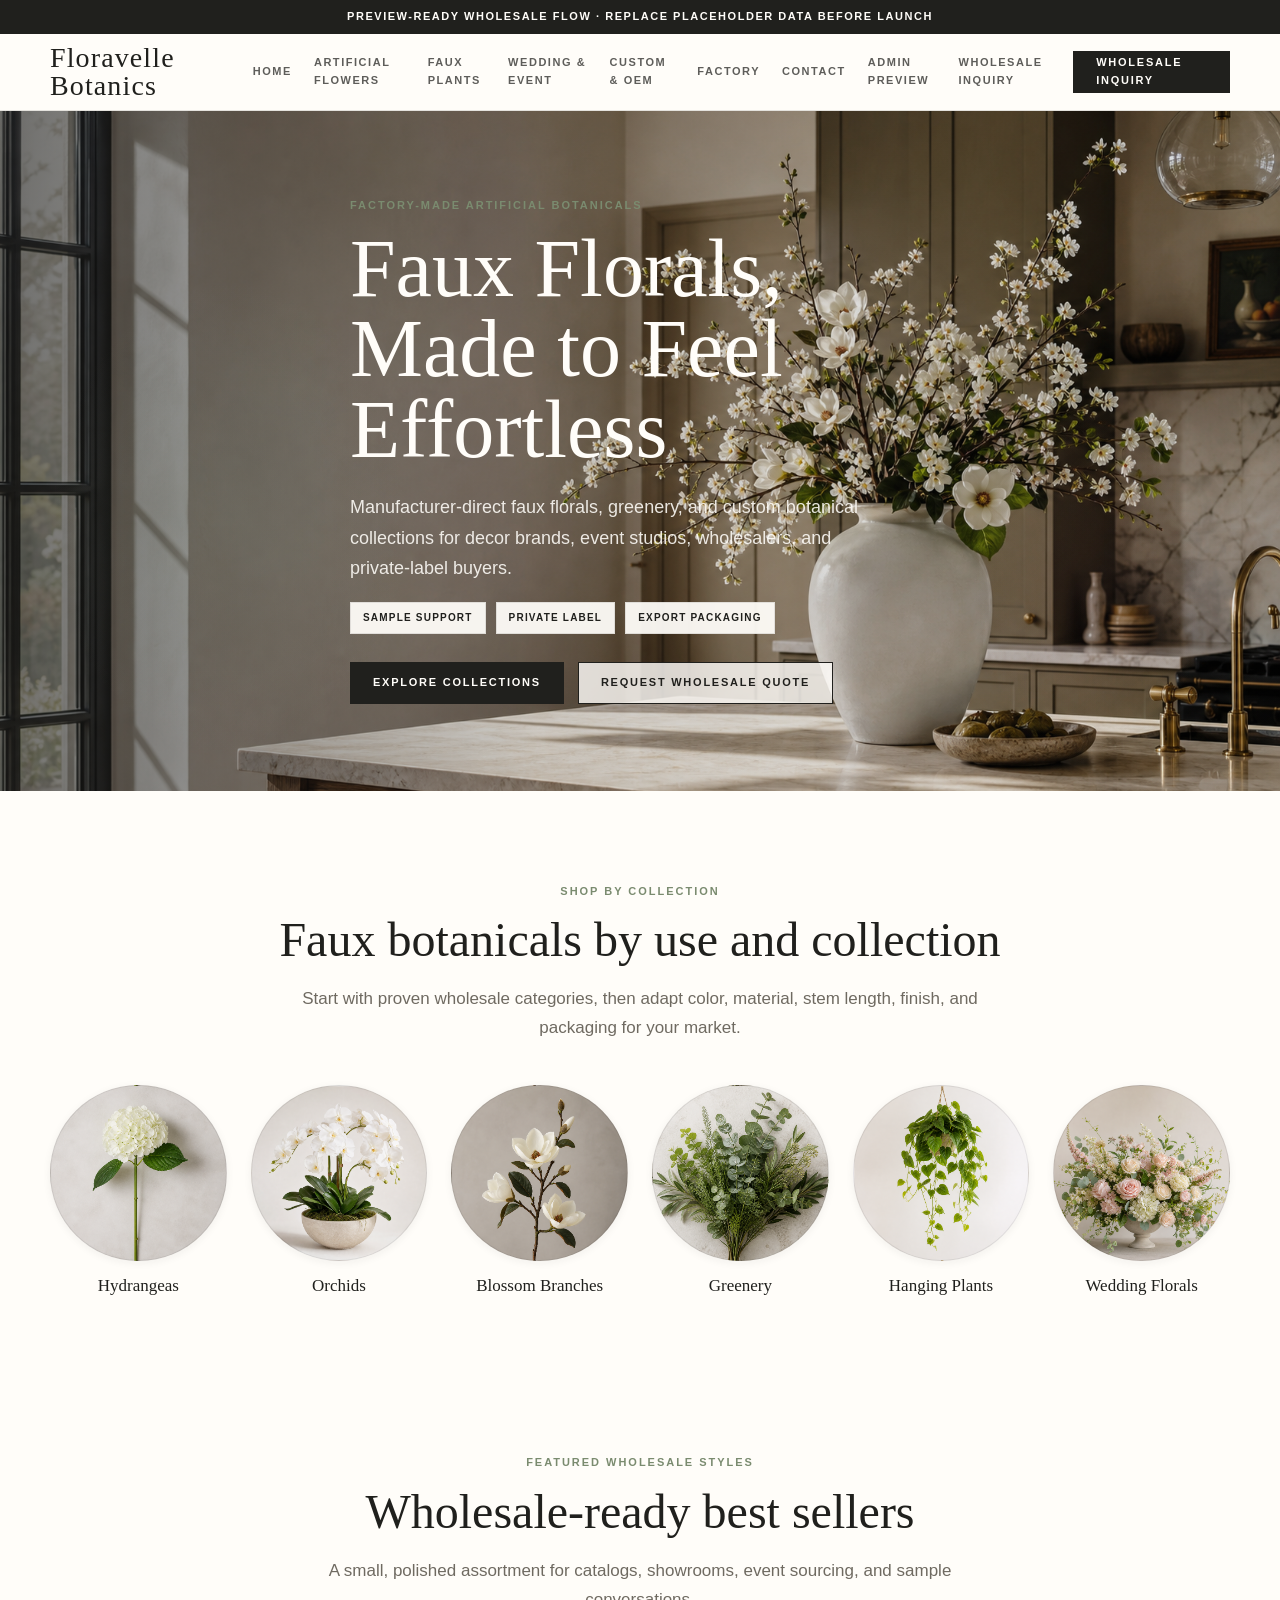
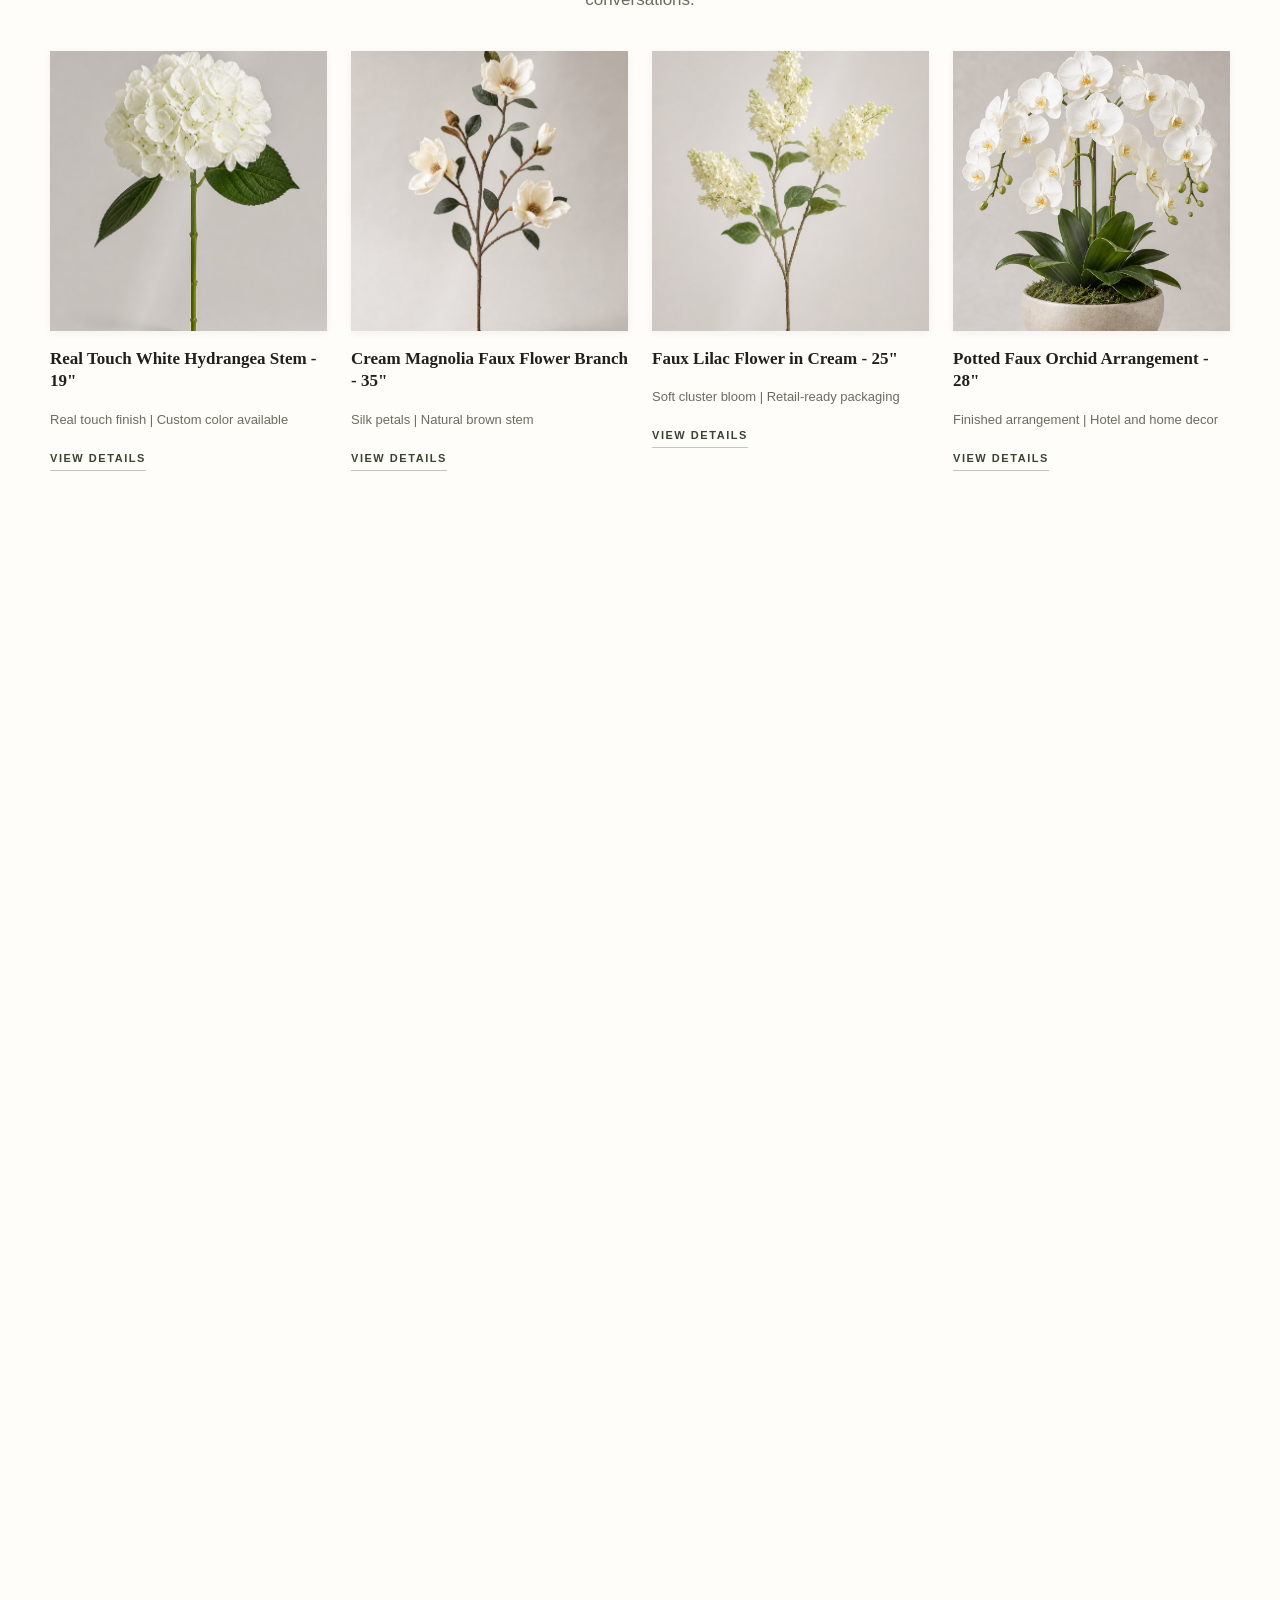
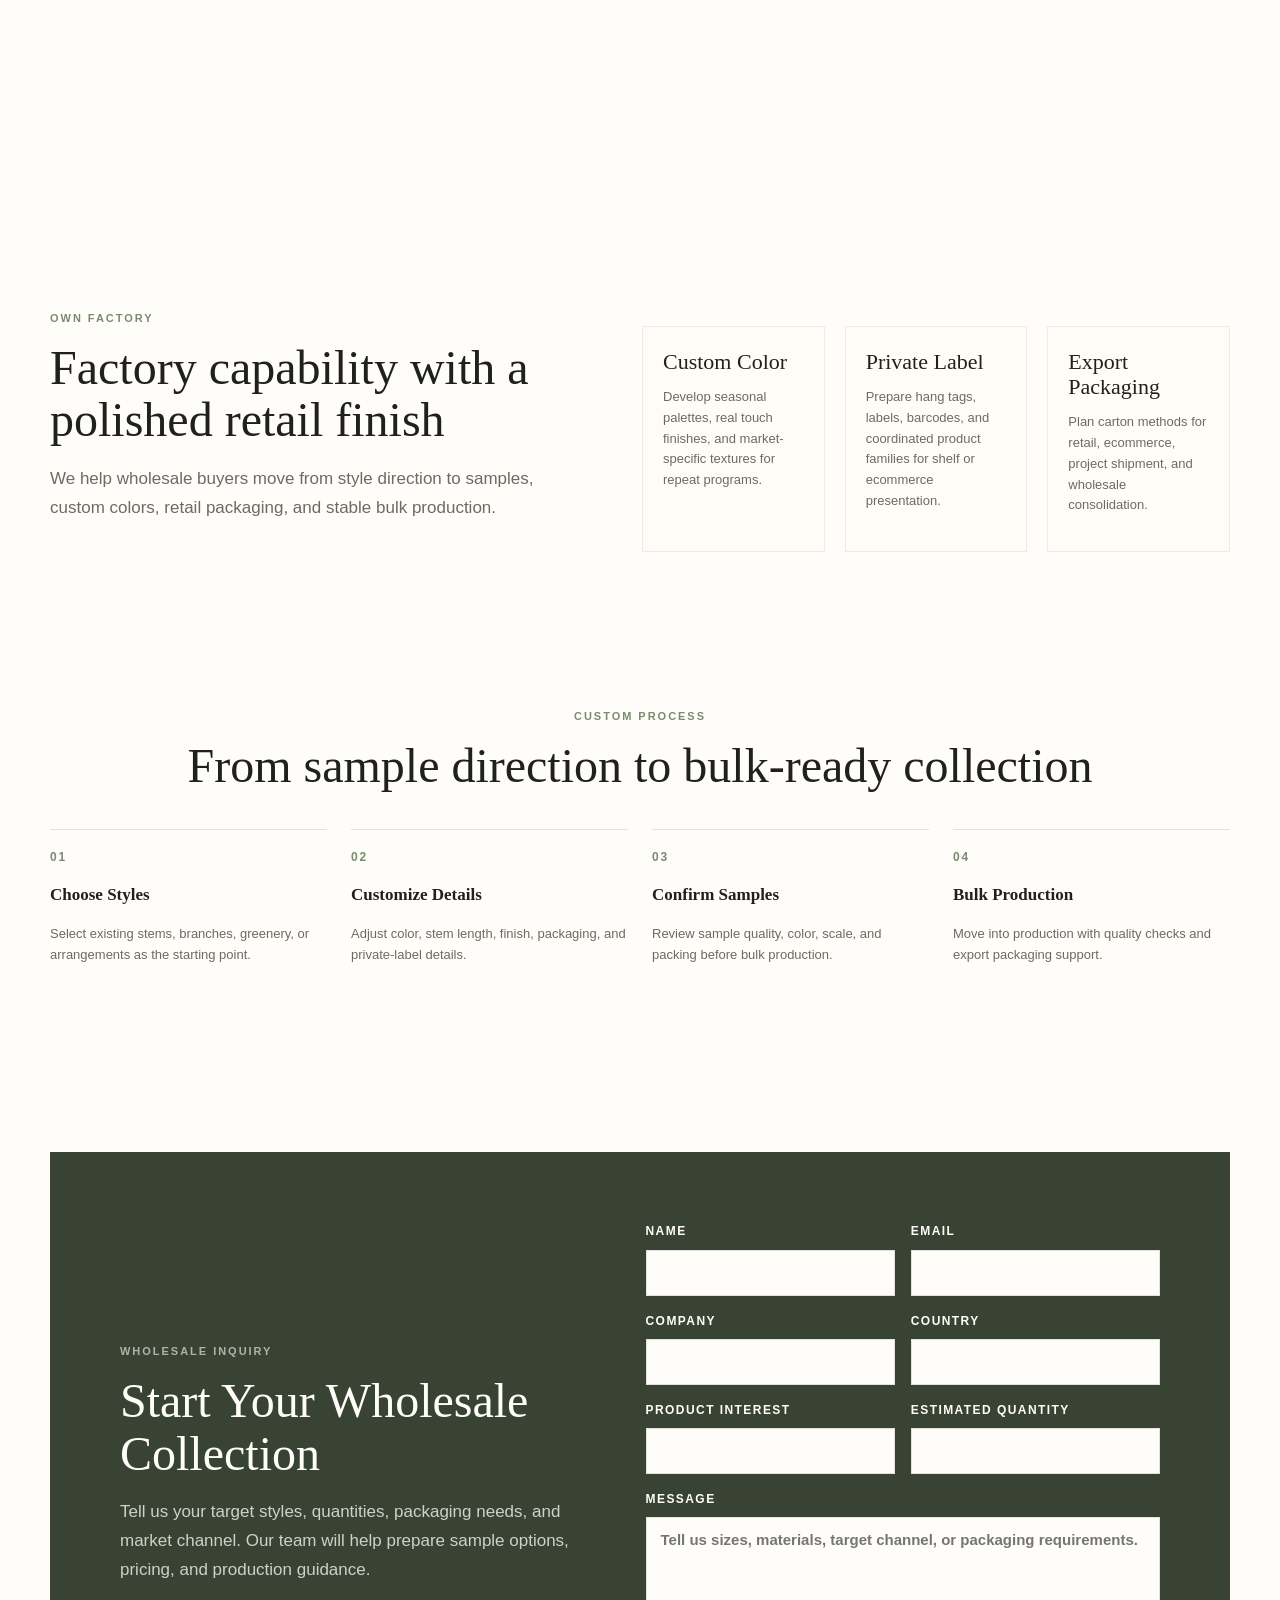
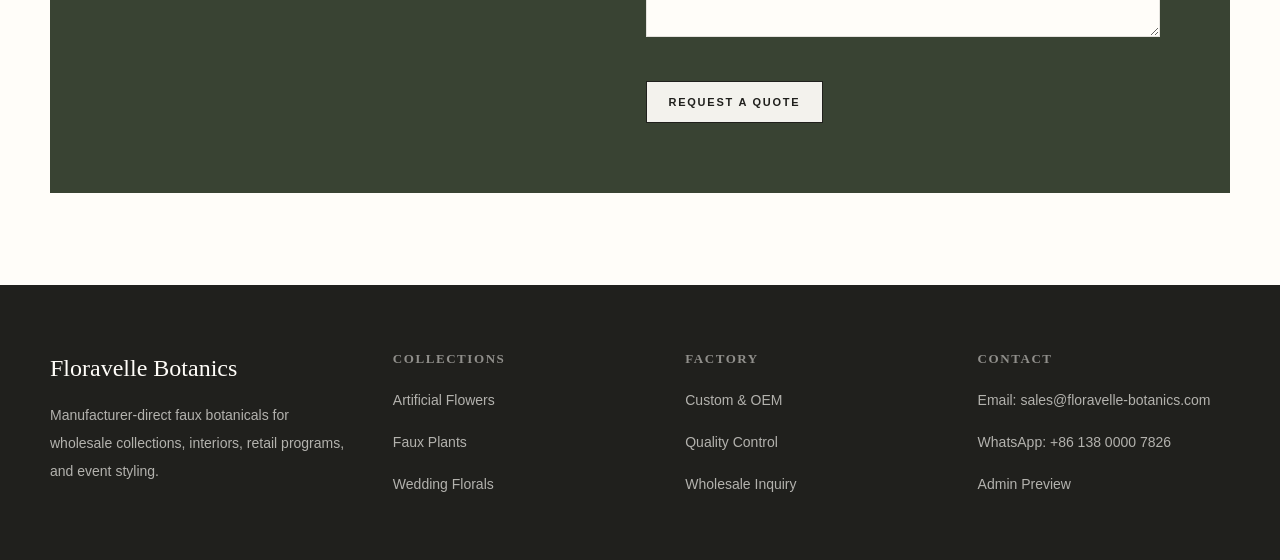
<file: index.html>
<!doctype html>
<html lang="en" class="js">
<head>
  <meta charset="utf-8">
  <meta name="viewport" content="width=device-width, initial-scale=1">
  <title>Floravelle | Premium Faux Florals</title>
  <meta name="description" content="Manufacturer-direct artificial flowers, faux greenery, and custom floral collections for home decor, events, retail, and wholesale buyers.">
  <link rel="stylesheet" href="assets/css/styles.css">
  <script src="assets/js/site-data.js" defer></script>
  <script src="assets/js/site.js" defer></script>
</head>
<body>
  <div class="site-shell">
    <div class="top-note">Preview-ready wholesale flow · Replace placeholder data before launch</div>
    <header class="site-header">
      <div class="container nav">
        <a class="brand" href="index.html" data-brand>Floravelle</a>
        <button class="menu-toggle" type="button" aria-expanded="false" aria-label="Open navigation" data-menu-toggle>Menu</button>
        <nav class="nav-links" aria-label="Primary navigation" data-nav-links>
          <a href="index.html">Home</a>
          <a href="collections.html">Artificial Flowers</a>
          <a href="collections.html#plants">Faux Plants</a>
          <a href="collections.html#wedding">Wedding & Event</a>
          <a href="custom-oem.html">Custom & OEM</a>
          <a href="factory.html">Factory</a>
          <a href="contact.html">Contact</a>
          <a href="admin.html">Admin Preview</a>
          <a href="contact.html">Wholesale Inquiry</a>
        </nav>
        <a class="nav-action" href="contact.html">Wholesale Inquiry</a>
      </div>
    </header>

    <main>
      <section class="hero has-image" style="--hero-image:url('/assets/images/generated/hero/home-hero-kitchen-blossoms.png');">
        <div class="container hero-content">
          <div class="section-kicker">Factory-made artificial botanicals</div>
          <h1 aria-label="Faux Florals, Made to Feel Effortless">Faux Florals,<br>Made to Feel<br>Effortless</h1>
          <p data-company-summary>Manufacturer-direct artificial flowers, greenery, and arrangements for home decor brands, floral studios, event planners, and wholesale programs.</p>
          <div class="eyebrow-row">
            <span class="pill">Sample Support</span>
            <span class="pill">Private Label</span>
            <span class="pill">Export Packaging</span>
          </div>
          <div class="button-row">
            <a class="btn" href="collections.html">Explore Collections</a>
            <a class="btn secondary" href="contact.html">Request Wholesale Quote</a>
          </div>
        </div>
      </section>

      <section class="section">
        <div class="container centered">
          <div class="section-kicker">Shop by collection</div>
          <h2 class="section-title">Faux botanicals by use and collection</h2>
          <p class="lead">Start with proven wholesale categories, then adapt color, material, stem length, finish, and packaging for your market.</p>
          <div class="category-grid reveal-children">
            <a href="collections.html#hydrangeas">
              <div class="category-image has-image" style="--bg-image:url('/assets/images/generated/category/hydrangea-category.png');"></div>
              <div class="category-name">Hydrangeas</div>
            </a>
            <a href="collections.html#orchids">
              <div class="category-image has-image" style="--bg-image:url('/assets/images/generated/category/orchid-category.png');"></div>
              <div class="category-name">Orchids</div>
            </a>
            <a href="collections.html#branches">
              <div class="category-image has-image" style="--bg-image:url('/assets/images/generated/category/magnolia-branch-category.png');"></div>
              <div class="category-name">Blossom Branches</div>
            </a>
            <a href="collections.html#plants">
              <div class="category-image has-image" style="--bg-image:url('/assets/images/generated/category/greenery-category.png');"></div>
              <div class="category-name">Greenery</div>
            </a>
            <a href="collections.html#hanging">
              <div class="category-image has-image" style="--bg-image:url('/assets/images/generated/category/hanging-philodendron-category.png');"></div>
              <div class="category-name">Hanging Plants</div>
            </a>
            <a href="collections.html#wedding">
              <div class="category-image has-image" style="--bg-image:url('/assets/images/generated/category/wedding-florals-category.png');"></div>
              <div class="category-name">Wedding Florals</div>
            </a>
          </div>
        </div>
      </section>

      <section class="section compact">
        <div class="container">
          <div class="centered">
            <div class="section-kicker">Featured wholesale styles</div>
            <h2 class="section-title">Wholesale-ready best sellers</h2>
            <p class="lead">A small, polished assortment for catalogs, showrooms, event sourcing, and sample conversations.</p>
          </div>
          <div class="product-grid reveal-children">
            <article class="product-card">
              <div class="product-image has-image" style="--bg-image:url('/assets/images/generated/product/hydrangea-stem-white-19in.png');"></div>
              <h3 class="product-title">Real Touch White Hydrangea Stem - 19"</h3>
              <p class="product-meta">Real touch finish | Custom color available</p>
              <a class="text-link" href="product.html">View Details</a>
            </article>
            <article class="product-card">
              <div class="product-image has-image" style="--bg-image:url('/assets/images/generated/product/magnolia-branch-cream-35in.png');"></div>
              <h3 class="product-title">Cream Magnolia Faux Flower Branch - 35"</h3>
              <p class="product-meta">Silk petals | Natural brown stem</p>
              <a class="text-link" href="product.html">View Details</a>
            </article>
            <article class="product-card">
              <div class="product-image has-image" style="--bg-image:url('/assets/images/generated/product/lilac-branch-cream-25in.png');"></div>
              <h3 class="product-title">Faux Lilac Flower in Cream - 25"</h3>
              <p class="product-meta">Soft cluster bloom | Retail-ready packaging</p>
              <a class="text-link" href="product.html">View Details</a>
            </article>
            <article class="product-card">
              <div class="product-image has-image" style="--bg-image:url('/assets/images/generated/product/orchid-arrangement-white-28in.png');"></div>
              <h3 class="product-title">Potted Faux Orchid Arrangement - 28"</h3>
              <p class="product-meta">Finished arrangement | Hotel and home decor</p>
              <a class="text-link" href="product.html">View Details</a>
            </article>
          </div>
        </div>
      </section>

      <section class="section">
        <div class="container">
          <div class="story-band reveal">
            <div class="story-image has-image home" style="--bg-image:url('/assets/images/generated/story/home-styling-living-room-hydrangea.png');" aria-hidden="true"></div>
            <div class="story-copy">
              <div class="section-kicker">Home Styling</div>
              <h2 class="section-title">Calm florals for refined interiors</h2>
              <p class="lead">Build coordinated branches, stems, and arrangements for home decor retailers, interior projects, and seasonal merchandising programs.</p>
              <div class="eyebrow-row">
                <span class="pill">Interior Retail</span>
                <span class="pill">Hotel Styling</span>
                <span class="pill">Seasonal Programs</span>
              </div>
              <div class="button-row">
                <a class="btn olive" href="collections.html">Explore Collections</a>
              </div>
            </div>
          </div>
          <div class="story-band reveal">
            <div class="story-copy">
              <div class="section-kicker">Wedding & Events</div>
              <h2 class="section-title">Collections for venues and floral studios</h2>
              <p class="lead">Create color-matched floral ranges for weddings, installations, hotels, and repeat event programs.</p>
              <div class="eyebrow-row">
                <span class="pill">Wedding Palettes</span>
                <span class="pill">Venue Styling</span>
                <span class="pill">Sample Matching</span>
              </div>
              <div class="button-row">
                <a class="btn olive" href="custom-oem.html">Request Quote</a>
              </div>
            </div>
            <div class="story-image has-image event" style="--bg-image:url('/assets/images/generated/story/event-styling-wedding-reception.png');" aria-hidden="true"></div>
          </div>
        </div>
      </section>

      <section class="section">
        <div class="container split">
          <div>
            <div class="section-kicker">Own Factory</div>
            <h2 class="section-title">Factory capability with a polished retail finish</h2>
            <p class="lead">We help wholesale buyers move from style direction to samples, custom colors, retail packaging, and stable bulk production.</p>
          </div>
          <div class="trust-grid reveal-children">
            <article class="trust-card">
              <h3>Custom Color</h3>
              <p class="small-copy">Develop seasonal palettes, real touch finishes, and market-specific textures for repeat programs.</p>
            </article>
            <article class="trust-card">
              <h3>Private Label</h3>
              <p class="small-copy">Prepare hang tags, labels, barcodes, and coordinated product families for shelf or ecommerce presentation.</p>
            </article>
            <article class="trust-card">
              <h3>Export Packaging</h3>
              <p class="small-copy">Plan carton methods for retail, ecommerce, project shipment, and wholesale consolidation.</p>
            </article>
          </div>
        </div>
      </section>

      <section class="section compact">
        <div class="container">
          <div class="centered">
            <div class="section-kicker">Custom process</div>
            <h2 class="section-title">From sample direction to bulk-ready collection</h2>
          </div>
          <div class="process-grid reveal-children">
            <article class="process-card">
              <div class="process-number">01</div>
              <h3 class="feature-title">Choose Styles</h3>
              <p class="small-copy">Select existing stems, branches, greenery, or arrangements as the starting point.</p>
            </article>
            <article class="process-card">
              <div class="process-number">02</div>
              <h3 class="feature-title">Customize Details</h3>
              <p class="small-copy">Adjust color, stem length, finish, packaging, and private-label details.</p>
            </article>
            <article class="process-card">
              <div class="process-number">03</div>
              <h3 class="feature-title">Confirm Samples</h3>
              <p class="small-copy">Review sample quality, color, scale, and packing before bulk production.</p>
            </article>
            <article class="process-card">
              <div class="process-number">04</div>
              <h3 class="feature-title">Bulk Production</h3>
              <p class="small-copy">Move into production with quality checks and export packaging support.</p>
            </article>
          </div>
        </div>
      </section>

      <section class="section" id="inquiry">
        <div class="container inquiry-panel">
          <div class="split">
            <div>
              <div class="section-kicker">Wholesale Inquiry</div>
              <h2 class="section-title">Start Your Wholesale Collection</h2>
              <p class="lead">Tell us your target styles, quantities, packaging needs, and market channel. Our team will help prepare sample options, pricing, and production guidance.</p>
            </div>
            <form class="form-grid" data-inquiry-form>
              <label>Name<input type="text" name="name" autocomplete="name" required></label>
              <label>Email<input type="email" name="email" autocomplete="email" required></label>
              <label>Company<input type="text" name="company" autocomplete="organization"></label>
              <label>Country<input type="text" name="country" autocomplete="country-name"></label>
              <label>Product Interest<input type="text" name="interest" required></label>
              <label>Estimated Quantity<input type="text" name="quantity"></label>
              <label class="full">Message<textarea name="message" placeholder="Tell us sizes, materials, target channel, or packaging requirements."></textarea></label>
              <div class="full button-row">
                <button class="btn secondary" type="submit">Request a Quote</button>
                <p class="small-copy" data-form-status></p>
              </div>
            </form>
          </div>
        </div>
      </section>
    </main>

    <footer class="footer">
      <div class="container footer-grid">
        <div>
          <h3 data-brand>Floravelle</h3>
          <p>Manufacturer-direct faux botanicals for wholesale collections, interiors, retail programs, and event styling.</p>
        </div>
        <div>
          <h4>Collections</h4>
          <p><a href="collections.html">Artificial Flowers</a></p>
          <p><a href="collections.html#plants">Faux Plants</a></p>
          <p><a href="collections.html#wedding">Wedding Florals</a></p>
        </div>
        <div>
          <h4>Factory</h4>
          <p><a href="custom-oem.html">Custom & OEM</a></p>
          <p><a href="factory.html">Quality Control</a></p>
          <p><a href="contact.html">Wholesale Inquiry</a></p>
        </div>
        <div>
          <h4>Contact</h4>
          <p>Email: <a href="contact.html" data-email-link><span data-support-email>sales@floravelle-botanics.com</span></a></p>
          <p>WhatsApp: <span data-whatsapp>+86 138 0000 7826</span></p>
          <p><a href="admin.html">Admin Preview</a></p>
        </div>
      </div>
    </footer>
  </div>
</body>
</html>
</file>
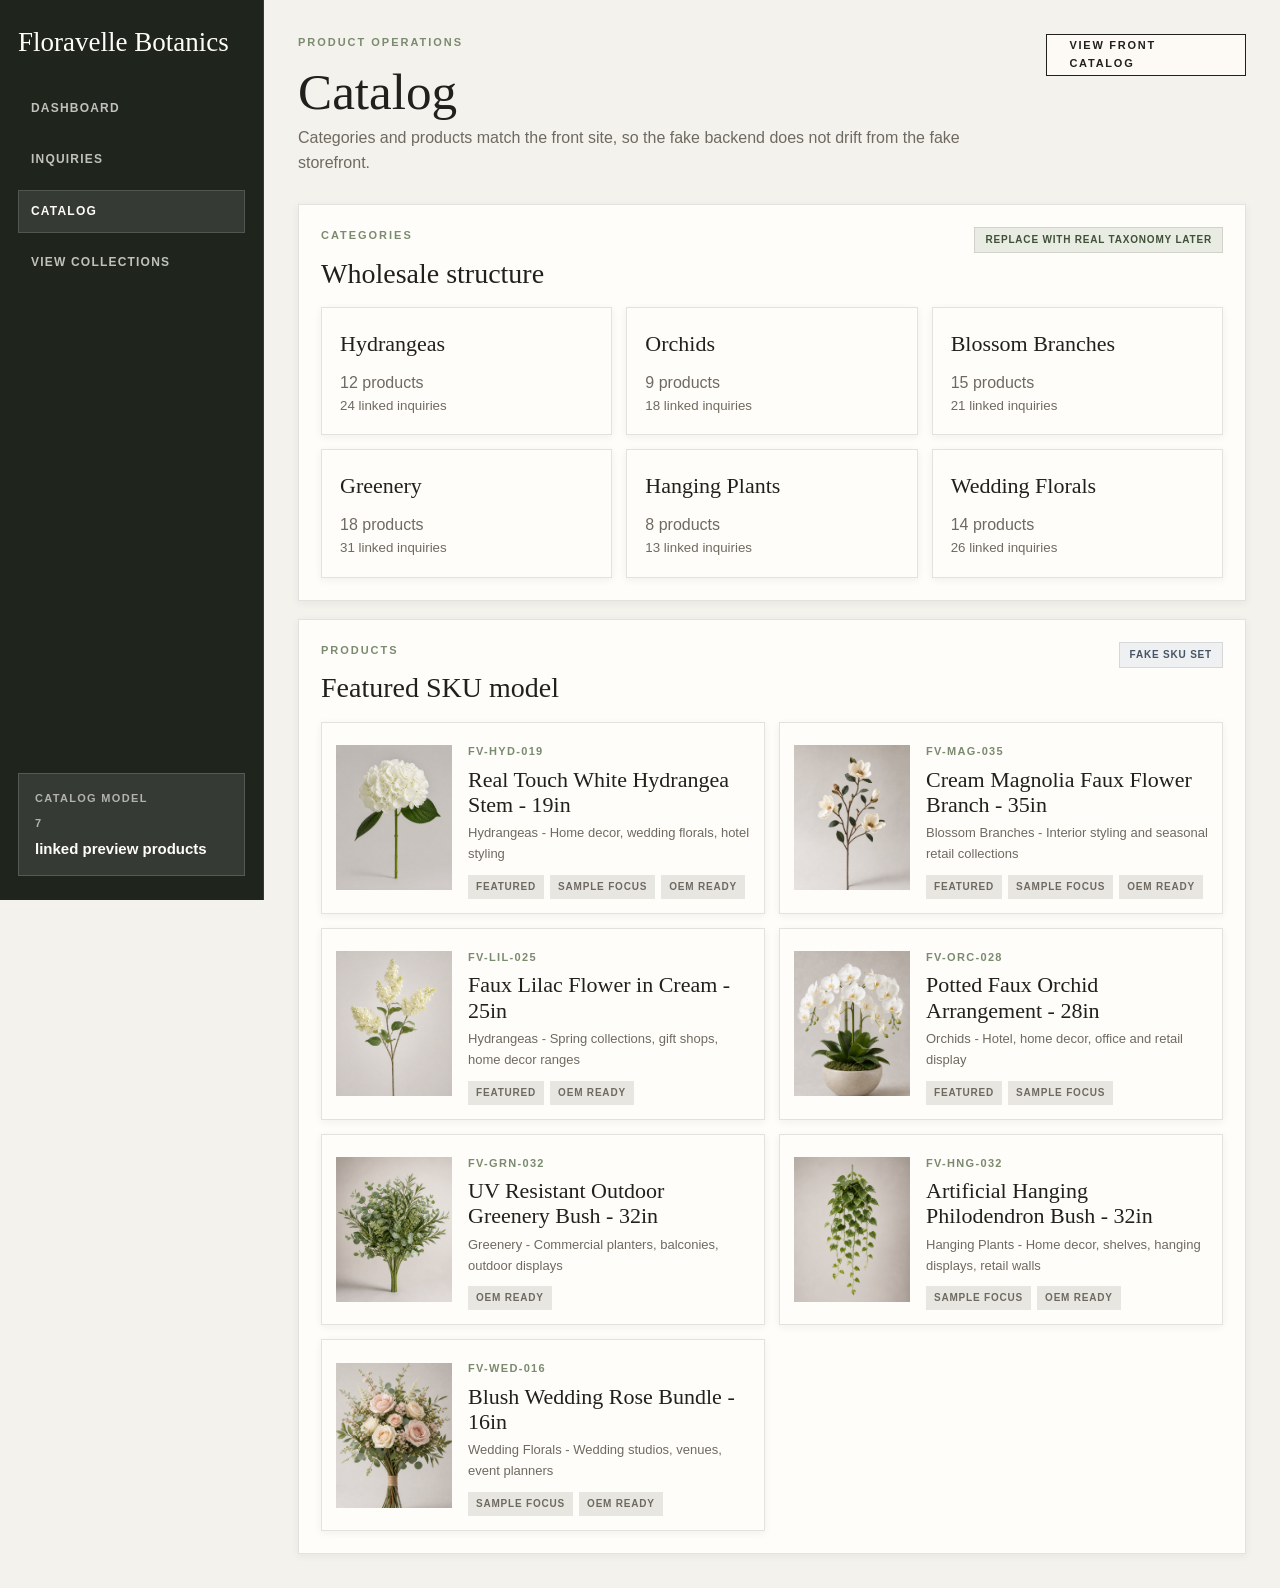
<file: admin-catalog.html>
<!doctype html>
<html lang="en" class="js">
<head>
  <meta charset="utf-8">
  <meta name="viewport" content="width=device-width, initial-scale=1">
  <title>Catalog Admin | Floravelle Botanics</title>
  <meta name="description" content="Preview catalog admin for faux floral product categories and wholesale-ready products.">
  <link rel="stylesheet" href="assets/css/styles.css">
  <script src="assets/js/site-data.js" defer></script>
  <script src="assets/js/admin.js" defer></script>
</head>
<body class="admin-body">
  <div class="admin-shell">
    <aside class="admin-sidebar">
      <a class="admin-brand" href="admin.html" data-brand>Floravelle Botanics</a>
      <nav class="admin-nav" aria-label="Admin navigation">
        <a href="admin.html">Dashboard</a>
        <a href="admin-inquiries.html">Inquiries</a>
        <a class="is-active" href="admin-catalog.html">Catalog</a>
        <a href="collections.html">View Collections</a>
      </nav>
      <div class="admin-mini-card">
        <span>Catalog model</span>
        <strong><span data-admin-count="products">7</span> linked preview products</strong>
      </div>
    </aside>

    <main class="admin-main">
      <header class="admin-topbar">
        <div>
          <div class="section-kicker">Product Operations</div>
          <h1>Catalog</h1>
          <p>Categories and products match the front site, so the fake backend does not drift from the fake storefront.</p>
        </div>
        <a class="btn secondary" href="collections.html">View Front Catalog</a>
      </header>

      <section class="admin-panel">
        <div class="admin-panel-head">
          <div>
            <div class="section-kicker">Categories</div>
            <h2 class="admin-panel-title">Wholesale structure</h2>
          </div>
          <span class="status status-replied">Replace with real taxonomy later</span>
        </div>
        <div class="admin-category-grid" data-admin-categories></div>
      </section>

      <section class="admin-panel">
        <div class="admin-panel-head">
          <div>
            <div class="section-kicker">Products</div>
            <h2 class="admin-panel-title">Featured SKU model</h2>
          </div>
          <span class="status status-sampling">Fake SKU set</span>
        </div>
        <div class="admin-product-grid" data-admin-products></div>
      </section>
    </main>
  </div>
</body>
</html>
</file>
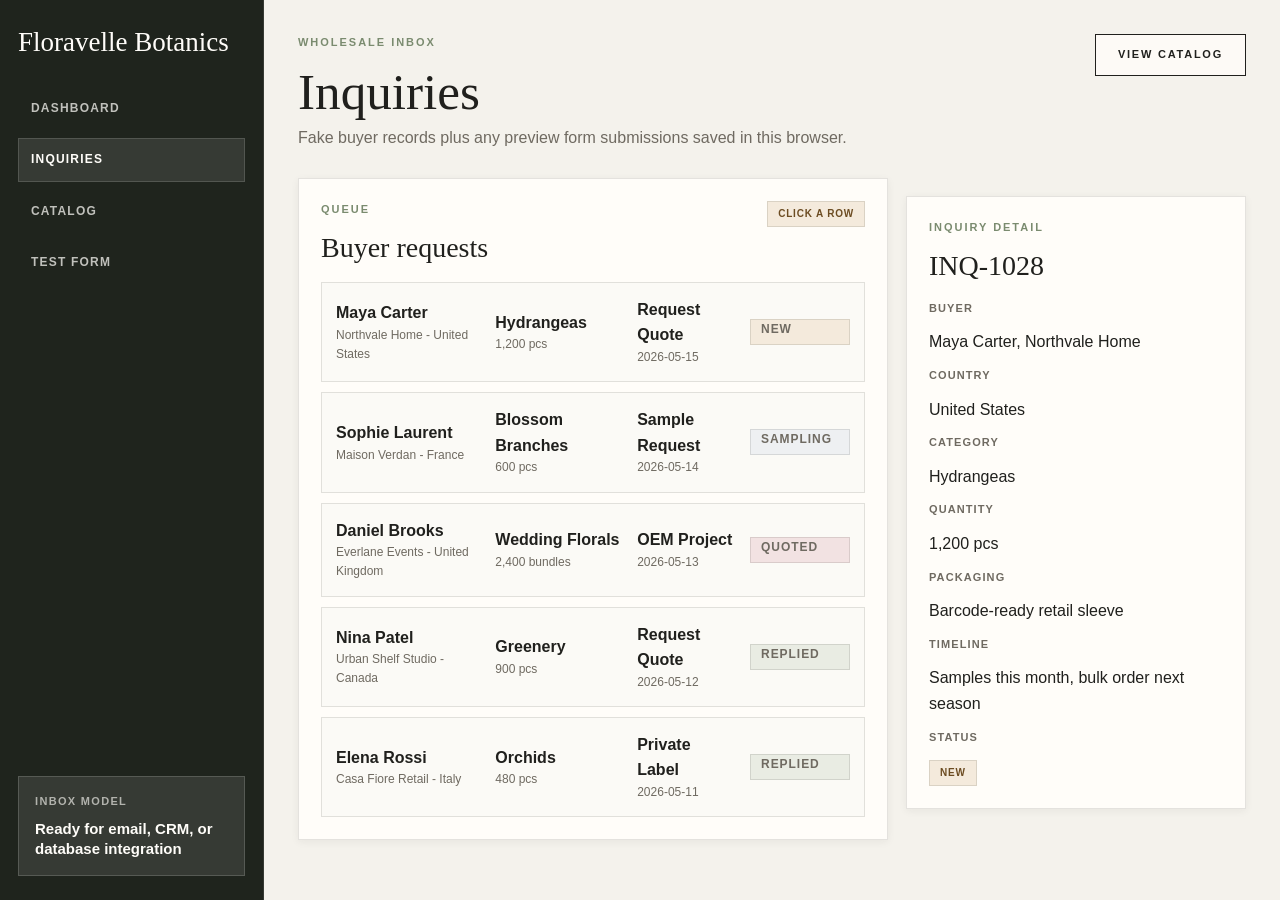
<file: admin-inquiries.html>
<!doctype html>
<html lang="en" class="js">
<head>
  <meta charset="utf-8">
  <meta name="viewport" content="width=device-width, initial-scale=1">
  <title>Inquiry Admin | Floravelle Botanics</title>
  <meta name="description" content="Preview inquiry list for the Floravelle Botanics wholesale faux floral site.">
  <link rel="stylesheet" href="assets/css/styles.css">
  <script src="assets/js/site-data.js" defer></script>
  <script src="assets/js/admin.js" defer></script>
</head>
<body class="admin-body">
  <div class="admin-shell">
    <aside class="admin-sidebar">
      <a class="admin-brand" href="admin.html" data-brand>Floravelle Botanics</a>
      <nav class="admin-nav" aria-label="Admin navigation">
        <a href="admin.html">Dashboard</a>
        <a class="is-active" href="admin-inquiries.html">Inquiries</a>
        <a href="admin-catalog.html">Catalog</a>
        <a href="contact.html">Test Form</a>
      </nav>
      <div class="admin-mini-card">
        <span>Inbox model</span>
        <strong>Ready for email, CRM, or database integration</strong>
      </div>
    </aside>

    <main class="admin-main">
      <header class="admin-topbar">
        <div>
          <div class="section-kicker">Wholesale Inbox</div>
          <h1>Inquiries</h1>
          <p>Fake buyer records plus any preview form submissions saved in this browser.</p>
        </div>
        <a class="btn secondary" href="admin-catalog.html">View Catalog</a>
      </header>

      <section class="admin-grid inquiry-admin-grid">
        <article class="admin-panel">
          <div class="admin-panel-head">
            <div>
              <div class="section-kicker">Queue</div>
              <h2 class="admin-panel-title">Buyer requests</h2>
            </div>
            <span class="status status-new">Click a row</span>
          </div>
          <div class="admin-list" data-inquiry-list></div>
        </article>

        <aside class="admin-panel sticky-panel" data-inquiry-detail>
          <div class="section-kicker">Inquiry Detail</div>
          <h2 class="admin-panel-title">Select an inquiry</h2>
          <p class="small-copy">The details panel mirrors the future real admin workflow.</p>
        </aside>
      </section>
    </main>
  </div>
</body>
</html>
</file>
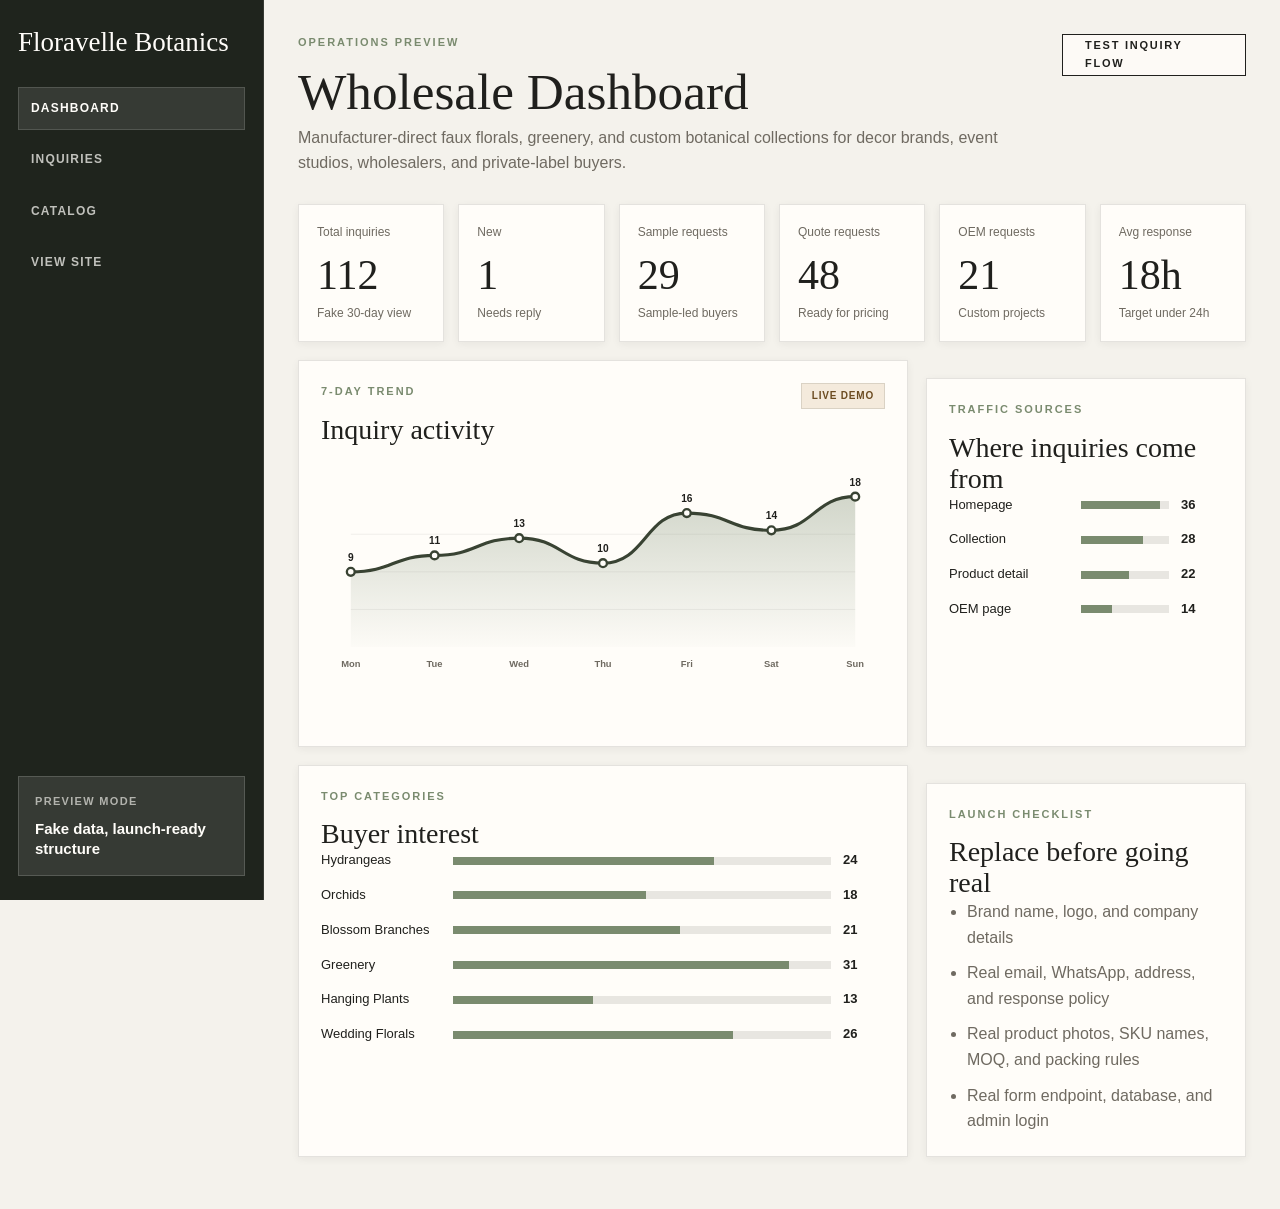
<file: admin.html>
<!doctype html>
<html lang="en" class="js">
<head>
  <meta charset="utf-8">
  <meta name="viewport" content="width=device-width, initial-scale=1">
  <title>Admin Dashboard | Floravelle Botanics</title>
  <meta name="description" content="Preview operations dashboard for wholesale faux floral inquiries, products, and fake launch data.">
  <link rel="stylesheet" href="assets/css/styles.css">
  <script src="assets/js/site-data.js" defer></script>
  <script src="assets/js/admin.js" defer></script>
</head>
<body class="admin-body">
  <div class="admin-shell">
    <aside class="admin-sidebar">
      <a class="admin-brand" href="admin.html" data-brand>Floravelle Botanics</a>
      <nav class="admin-nav" aria-label="Admin navigation">
        <a class="is-active" href="admin.html">Dashboard</a>
        <a href="admin-inquiries.html">Inquiries</a>
        <a href="admin-catalog.html">Catalog</a>
        <a href="index.html">View Site</a>
      </nav>
      <div class="admin-mini-card">
        <span>Preview Mode</span>
        <strong>Fake data, launch-ready structure</strong>
      </div>
    </aside>

    <main class="admin-main">
      <header class="admin-topbar">
        <div>
          <div class="section-kicker">Operations Preview</div>
          <h1>Wholesale Dashboard</h1>
          <p data-company-summary>Manufacturer-direct faux botanicals for wholesale collections.</p>
        </div>
        <a class="btn secondary" href="contact.html">Test Inquiry Flow</a>
      </header>

      <section class="admin-metric-grid">
        <article class="admin-metric-card"><span>Total inquiries</span><strong data-metric-total>112</strong><small>Fake 30-day view</small></article>
        <article class="admin-metric-card"><span>New</span><strong data-metric-new>1</strong><small>Needs reply</small></article>
        <article class="admin-metric-card"><span>Sample requests</span><strong data-metric-samples>29</strong><small>Sample-led buyers</small></article>
        <article class="admin-metric-card"><span>Quote requests</span><strong data-metric-quotes>48</strong><small>Ready for pricing</small></article>
        <article class="admin-metric-card"><span>OEM requests</span><strong data-metric-oem>21</strong><small>Custom projects</small></article>
        <article class="admin-metric-card"><span>Avg response</span><strong data-metric-response>18h</strong><small>Target under 24h</small></article>
      </section>

      <section class="admin-grid two">
        <article class="admin-panel">
          <div class="admin-panel-head">
            <div>
              <div class="section-kicker">7-day trend</div>
              <h2 class="admin-panel-title">Inquiry activity</h2>
            </div>
            <span class="status status-new">Live demo</span>
          </div>
          <div class="admin-trend" data-trend aria-label="Fake seven day inquiry trend"></div>
        </article>

        <article class="admin-panel">
          <div class="section-kicker">Traffic sources</div>
          <h2 class="admin-panel-title">Where inquiries come from</h2>
          <div class="admin-bars" data-source-share></div>
        </article>
      </section>

      <section class="admin-grid two">
        <article class="admin-panel">
          <div class="section-kicker">Top categories</div>
          <h2 class="admin-panel-title">Buyer interest</h2>
          <div class="admin-bars" data-top-categories></div>
        </article>

        <article class="admin-panel">
          <div class="section-kicker">Launch checklist</div>
          <h2 class="admin-panel-title">Replace before going real</h2>
          <ul class="admin-check-list">
            <li>Brand name, logo, and company details</li>
            <li>Real email, WhatsApp, address, and response policy</li>
            <li>Real product photos, SKU names, MOQ, and packing rules</li>
            <li>Real form endpoint, database, and admin login</li>
          </ul>
        </article>
      </section>
    </main>
  </div>
</body>
</html>
</file>
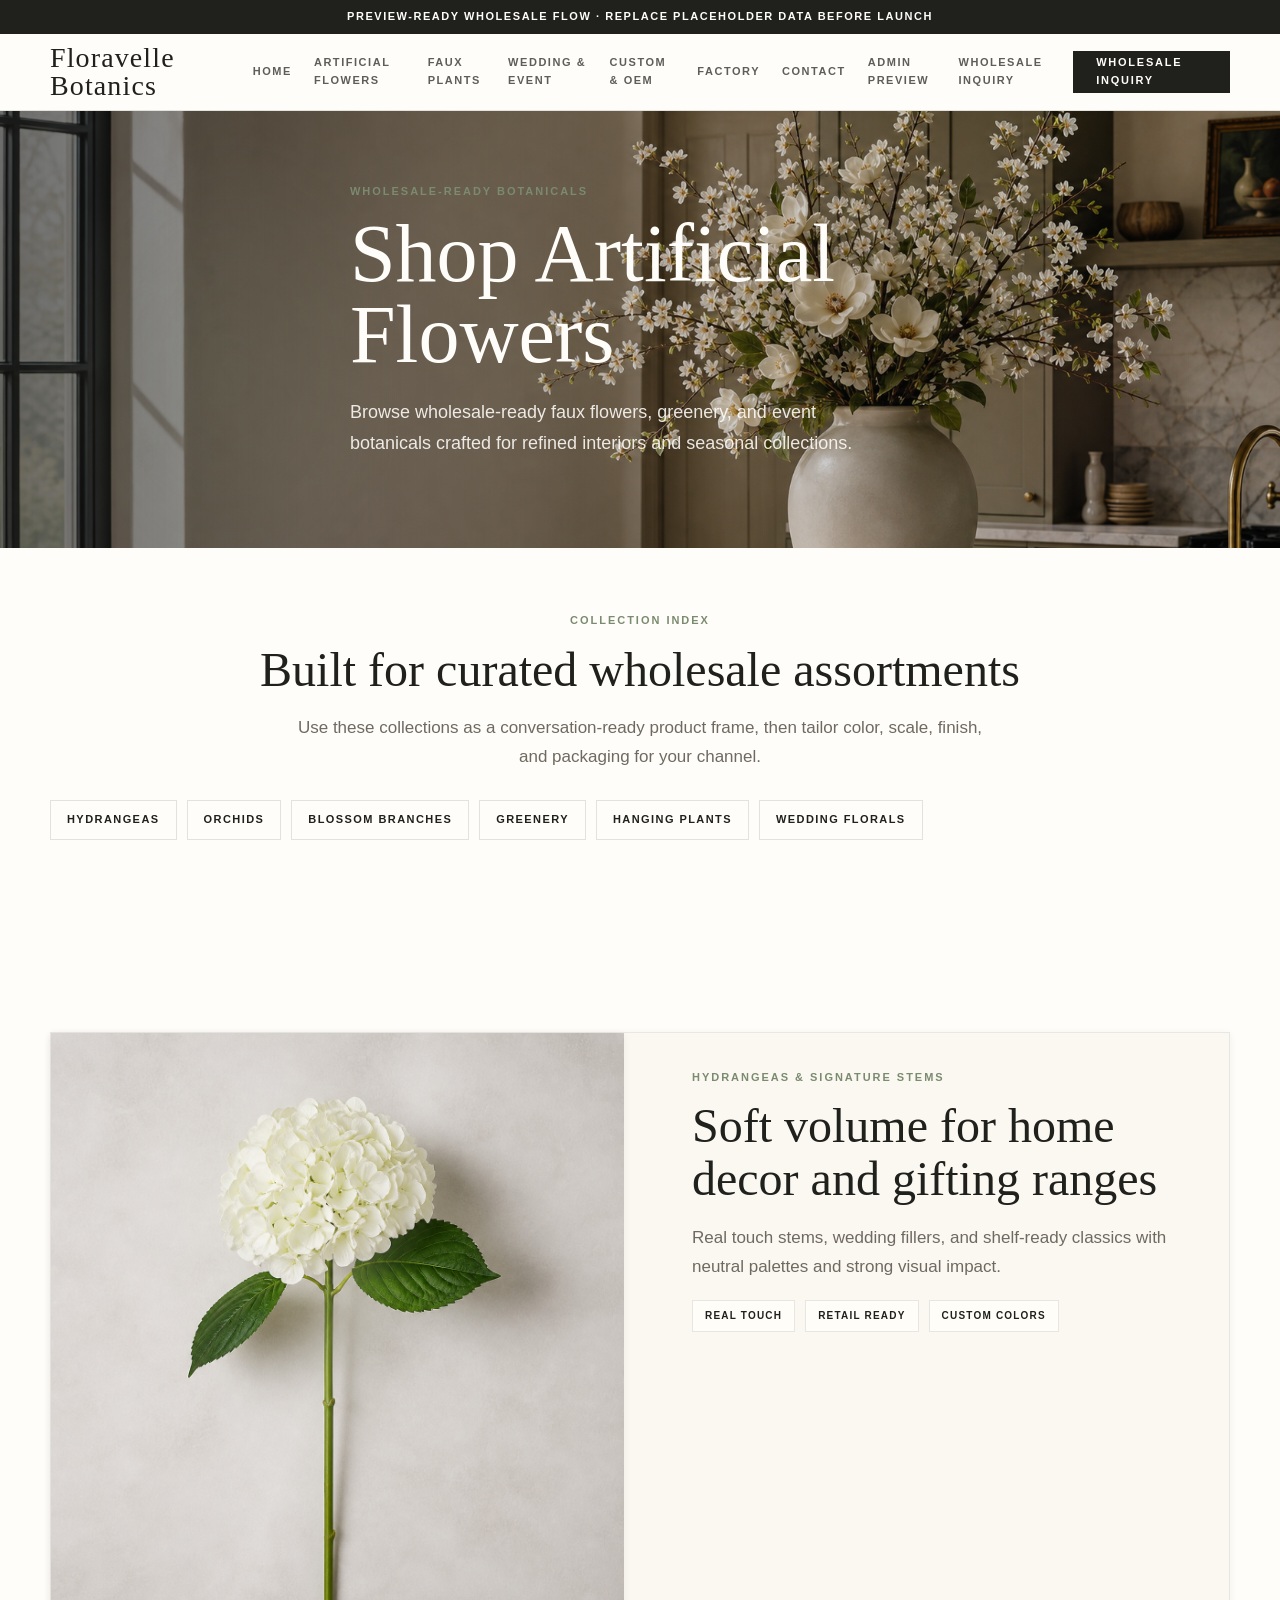
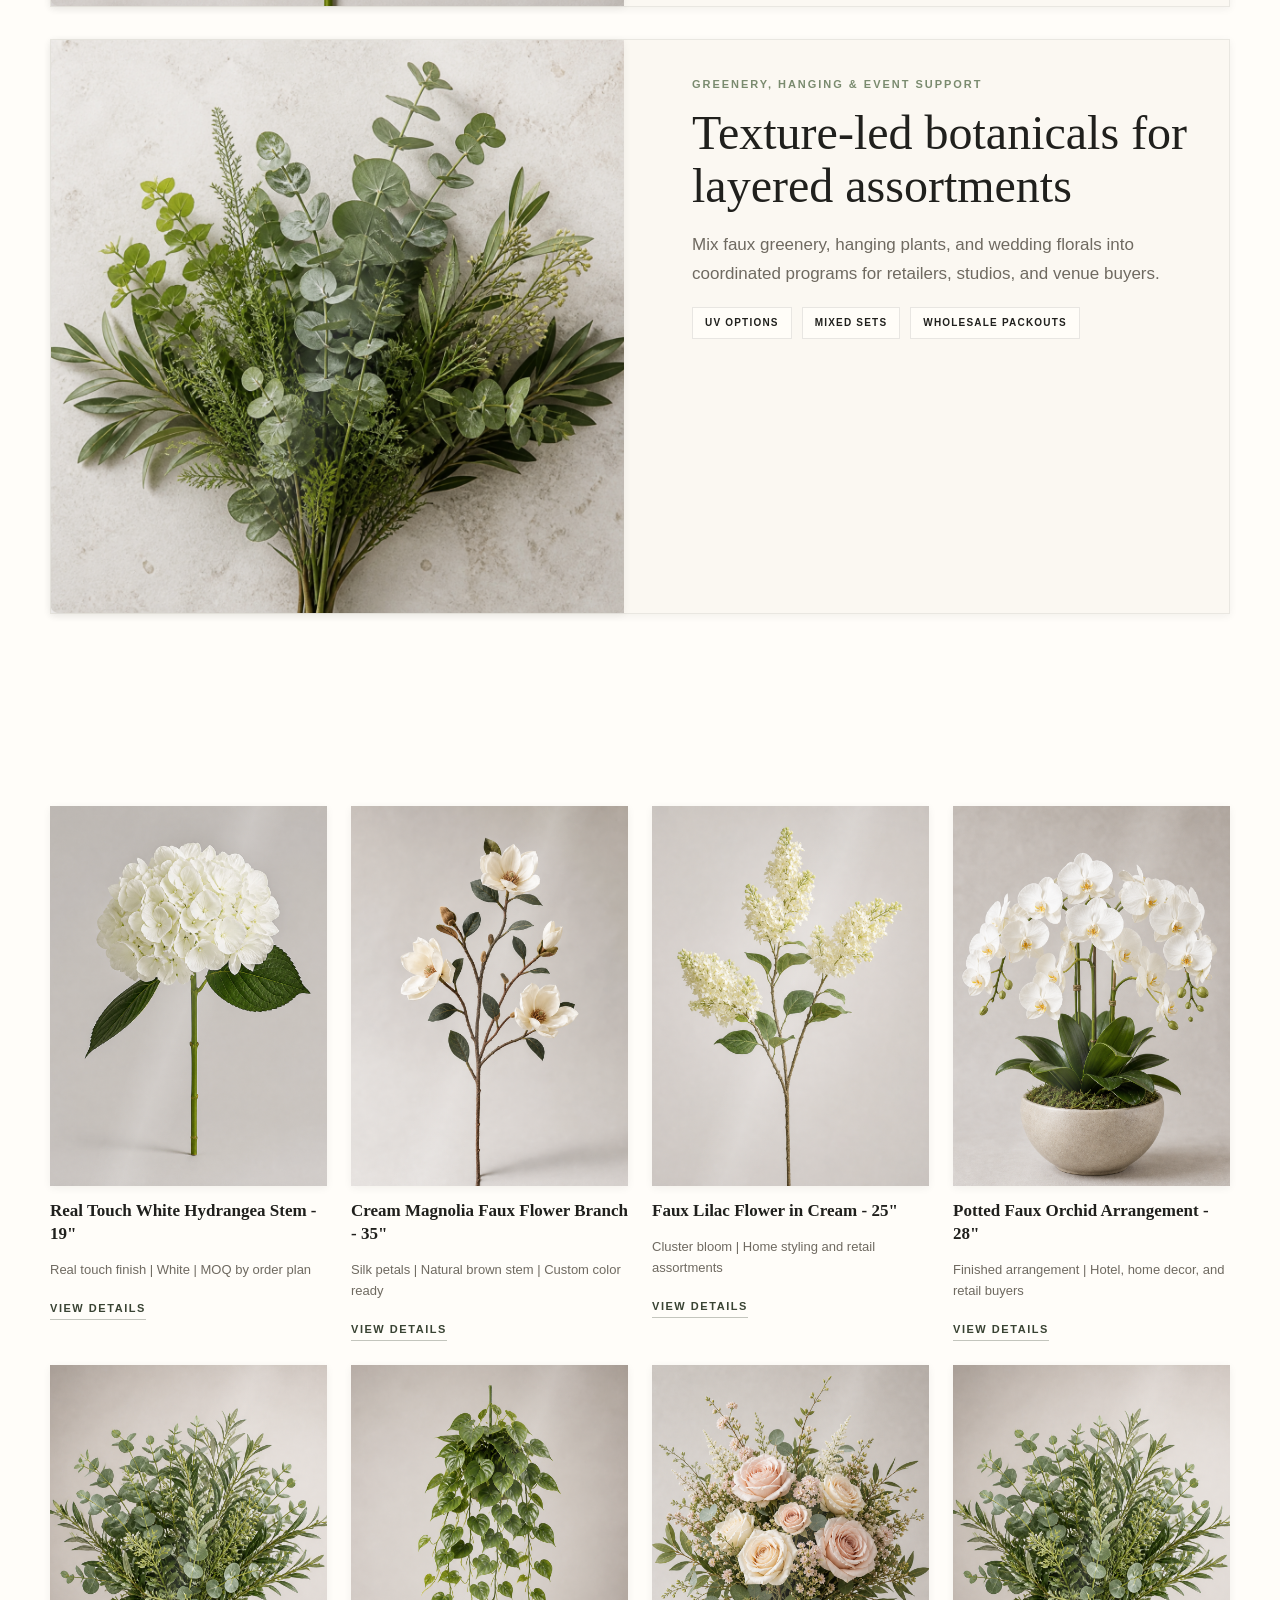
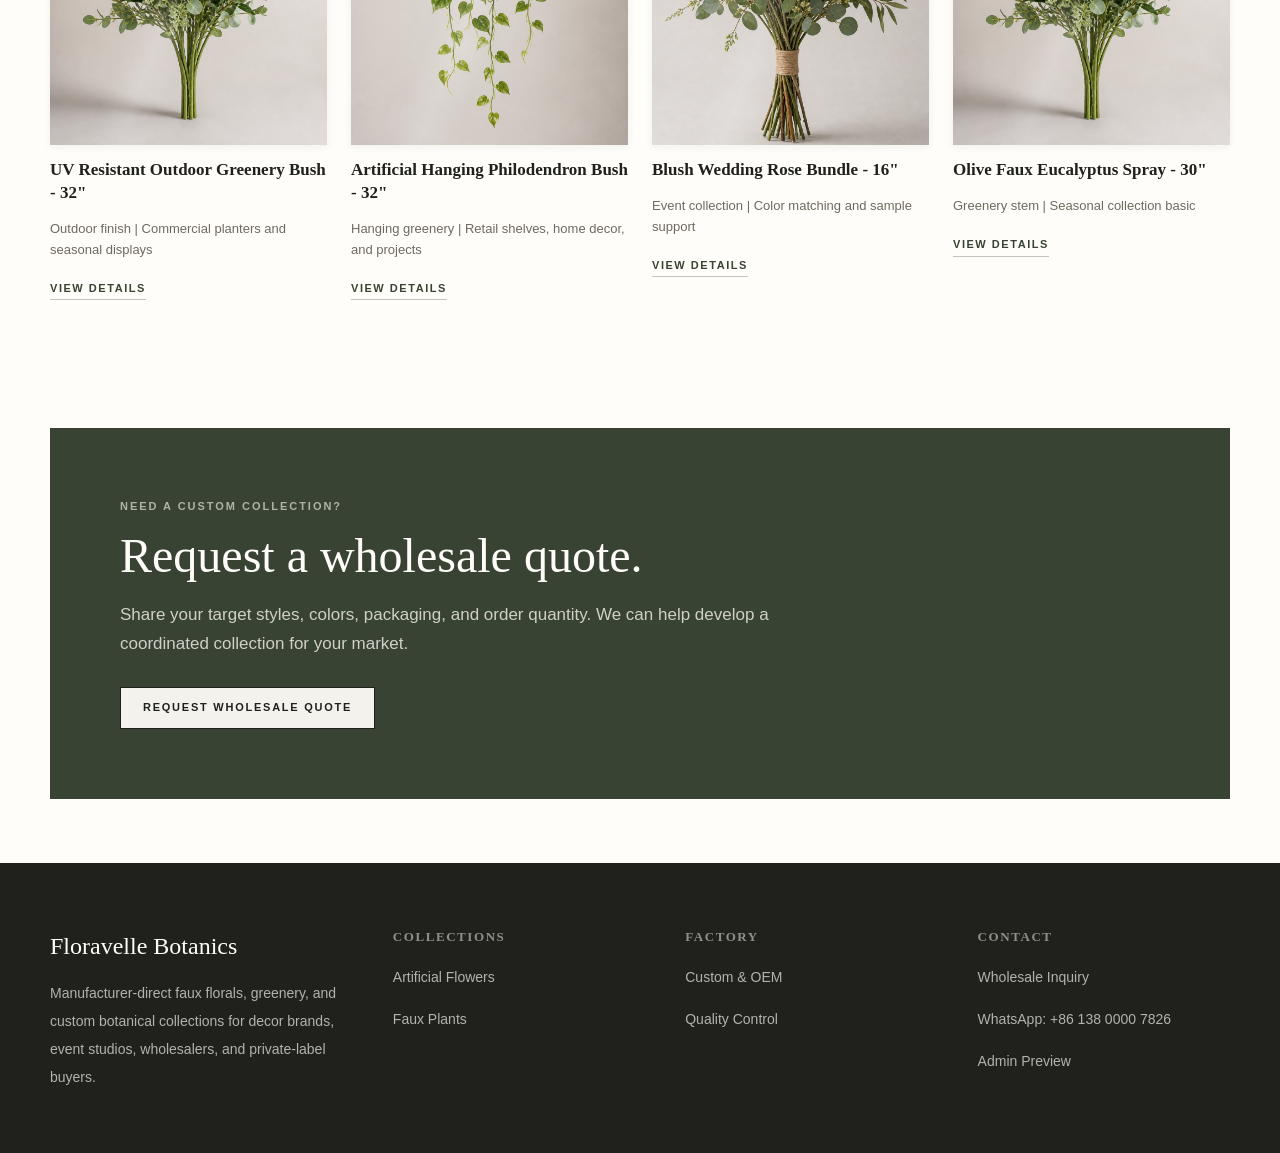
<file: collections.html>
<!doctype html>
<html lang="en" class="js">
<head>
  <meta charset="utf-8">
  <meta name="viewport" content="width=device-width, initial-scale=1">
  <title>Shop Artificial Flowers | Floravelle</title>
  <meta name="description" content="Wholesale-ready artificial flowers, faux greenery, hanging plants, and event botanicals for retailers, studios, and decor buyers.">
  <link rel="stylesheet" href="assets/css/styles.css">
  <script src="assets/js/site-data.js" defer></script>
  <script src="assets/js/site.js" defer></script>
</head>
<body>
  <div class="site-shell">
    <div class="top-note">Preview-ready wholesale flow · Replace placeholder data before launch</div>
    <header class="site-header">
      <div class="container nav">
        <a class="brand" href="index.html" data-brand>Floravelle</a>
        <button class="menu-toggle" type="button" aria-expanded="false" aria-label="Open navigation" data-menu-toggle>Menu</button>
        <nav class="nav-links" aria-label="Primary navigation" data-nav-links>
          <a href="index.html">Home</a>
          <a href="collections.html">Artificial Flowers</a>
          <a href="#plants">Faux Plants</a>
          <a href="#wedding">Wedding & Event</a>
          <a href="custom-oem.html">Custom & OEM</a>
          <a href="factory.html">Factory</a>
          <a href="contact.html">Contact</a>
          <a href="admin.html">Admin Preview</a>
          <a href="contact.html">Wholesale Inquiry</a>
        </nav>
        <a class="nav-action" href="contact.html">Wholesale Inquiry</a>
      </div>
    </header>

    <main>
      <section class="hero narrow has-image" style="--hero-image:url('/assets/images/generated/hero/subpage-hero-refined-botanicals.png');">
        <div class="container hero-content">
          <div class="section-kicker">Wholesale-ready botanicals</div>
          <h1>Shop Artificial Flowers</h1>
          <p>Browse wholesale-ready faux flowers, greenery, and event botanicals crafted for refined interiors and seasonal collections.</p>
        </div>
      </section>

      <section class="section compact">
        <div class="container centered">
          <div class="section-kicker">Collection Index</div>
          <h2 class="section-title">Built for curated wholesale assortments</h2>
          <p class="lead">Use these collections as a conversation-ready product frame, then tailor color, scale, finish, and packaging for your channel.</p>
          <div class="filter-row" aria-label="Collection filters">
            <a class="chip" href="#hydrangeas">Hydrangeas</a>
            <a class="chip" href="#orchids">Orchids</a>
            <a class="chip" href="#branches">Blossom Branches</a>
            <a class="chip" href="#plants">Greenery</a>
            <a class="chip" href="#hanging">Hanging Plants</a>
            <a class="chip" href="#wedding">Wedding Florals</a>
          </div>
        </div>
      </section>

      <section class="section">
        <div class="container">
          <div class="collection-showcase surface-panel reveal" id="hydrangeas">
            <div class="detail-image has-image square" style="--bg-image:url('/assets/images/generated/category/hydrangea-category.png');" aria-hidden="true"></div>
            <div class="collection-copy">
              <div class="section-kicker">Hydrangeas & Signature Stems</div>
              <h2 class="section-title">Soft volume for home decor and gifting ranges</h2>
              <p class="lead">Real touch stems, wedding fillers, and shelf-ready classics with neutral palettes and strong visual impact.</p>
              <div class="eyebrow-row">
                <span class="pill">Real Touch</span>
                <span class="pill">Retail Ready</span>
                <span class="pill">Custom Colors</span>
              </div>
            </div>
          </div>

          <div class="collection-showcase surface-panel reveal" id="plants">
            <div class="detail-image has-image square" style="--bg-image:url('/assets/images/generated/category/greenery-category.png');" aria-hidden="true"></div>
            <div class="collection-copy">
              <div class="section-kicker">Greenery, Hanging & Event Support</div>
              <h2 class="section-title">Texture-led botanicals for layered assortments</h2>
              <p class="lead">Mix faux greenery, hanging plants, and wedding florals into coordinated programs for retailers, studios, and venue buyers.</p>
              <div class="eyebrow-row">
                <span class="pill">UV Options</span>
                <span class="pill">Mixed Sets</span>
                <span class="pill">Wholesale Packouts</span>
              </div>
            </div>
          </div>
        </div>
      </section>

      <section class="section compact">
        <div class="container">
          <div class="product-grid reveal-children">
            <article class="product-card" id="hydrangeas">
              <div class="product-image tall has-image" style="--bg-image:url('/assets/images/generated/product/hydrangea-stem-white-19in.png');"></div>
              <h2 class="product-title">Real Touch White Hydrangea Stem - 19"</h2>
              <p class="product-meta">Real touch finish | White | MOQ by order plan</p>
              <a class="text-link" href="product.html">View Details</a>
            </article>
            <article class="product-card" id="branches">
              <div class="product-image tall has-image" style="--bg-image:url('/assets/images/generated/product/magnolia-branch-cream-35in.png');"></div>
              <h2 class="product-title">Cream Magnolia Faux Flower Branch - 35"</h2>
              <p class="product-meta">Silk petals | Natural brown stem | Custom color ready</p>
              <a class="text-link" href="product.html">View Details</a>
            </article>
            <article class="product-card">
              <div class="product-image tall has-image" style="--bg-image:url('/assets/images/generated/product/lilac-branch-cream-25in.png');"></div>
              <h2 class="product-title">Faux Lilac Flower in Cream - 25"</h2>
              <p class="product-meta">Cluster bloom | Home styling and retail assortments</p>
              <a class="text-link" href="product.html">View Details</a>
            </article>
            <article class="product-card" id="orchids">
              <div class="product-image tall has-image" style="--bg-image:url('/assets/images/generated/product/orchid-arrangement-white-28in.png');"></div>
              <h2 class="product-title">Potted Faux Orchid Arrangement - 28"</h2>
              <p class="product-meta">Finished arrangement | Hotel, home decor, and retail buyers</p>
              <a class="text-link" href="product.html">View Details</a>
            </article>
            <article class="product-card">
              <div class="product-image tall has-image" style="--bg-image:url('/assets/images/generated/product/uv-greenery-bush-32in.png');"></div>
              <h2 class="product-title">UV Resistant Outdoor Greenery Bush - 32"</h2>
              <p class="product-meta">Outdoor finish | Commercial planters and seasonal displays</p>
              <a class="text-link" href="product.html">View Details</a>
            </article>
            <article class="product-card" id="hanging">
              <div class="product-image tall has-image" style="--bg-image:url('/assets/images/generated/product/hanging-philodendron-32in.png');"></div>
              <h2 class="product-title">Artificial Hanging Philodendron Bush - 32"</h2>
              <p class="product-meta">Hanging greenery | Retail shelves, home decor, and projects</p>
              <a class="text-link" href="product.html">View Details</a>
            </article>
            <article class="product-card" id="wedding">
              <div class="product-image tall has-image" style="--bg-image:url('/assets/images/generated/product/wedding-rose-bundle-16in.png');"></div>
              <h2 class="product-title">Blush Wedding Rose Bundle - 16"</h2>
              <p class="product-meta">Event collection | Color matching and sample support</p>
              <a class="text-link" href="product.html">View Details</a>
            </article>
            <article class="product-card">
              <div class="product-image tall has-image" style="--bg-image:url('/assets/images/generated/product/uv-greenery-bush-32in.png');"></div>
              <h2 class="product-title">Olive Faux Eucalyptus Spray - 30"</h2>
              <p class="product-meta">Greenery stem | Seasonal collection basic</p>
              <a class="text-link" href="product.html">View Details</a>
            </article>
          </div>
        </div>
      </section>

      <section class="section compact">
        <div class="container inquiry-panel">
          <div class="section-kicker">Need a custom collection?</div>
          <h2 class="section-title">Request a wholesale quote.</h2>
          <p class="lead">Share your target styles, colors, packaging, and order quantity. We can help develop a coordinated collection for your market.</p>
          <div class="button-row">
            <a class="btn secondary" href="contact.html">Request Wholesale Quote</a>
          </div>
        </div>
      </section>
    </main>

    <footer class="footer">
      <div class="container footer-grid">
        <div><h3 data-brand>Floravelle</h3><p data-company-summary>Manufacturer-direct faux botanicals for wholesale collections.</p></div>
        <div><h4>Collections</h4><p><a href="collections.html">Artificial Flowers</a></p><p><a href="#plants">Faux Plants</a></p></div>
        <div><h4>Factory</h4><p><a href="custom-oem.html">Custom & OEM</a></p><p><a href="factory.html">Quality Control</a></p></div>
        <div><h4>Contact</h4><p><a href="contact.html">Wholesale Inquiry</a></p><p>WhatsApp: <span data-whatsapp>+86 138 0000 7826</span></p><p><a href="admin.html">Admin Preview</a></p></div>
      </div>
    </footer>
  </div>
</body>
</html>
</file>
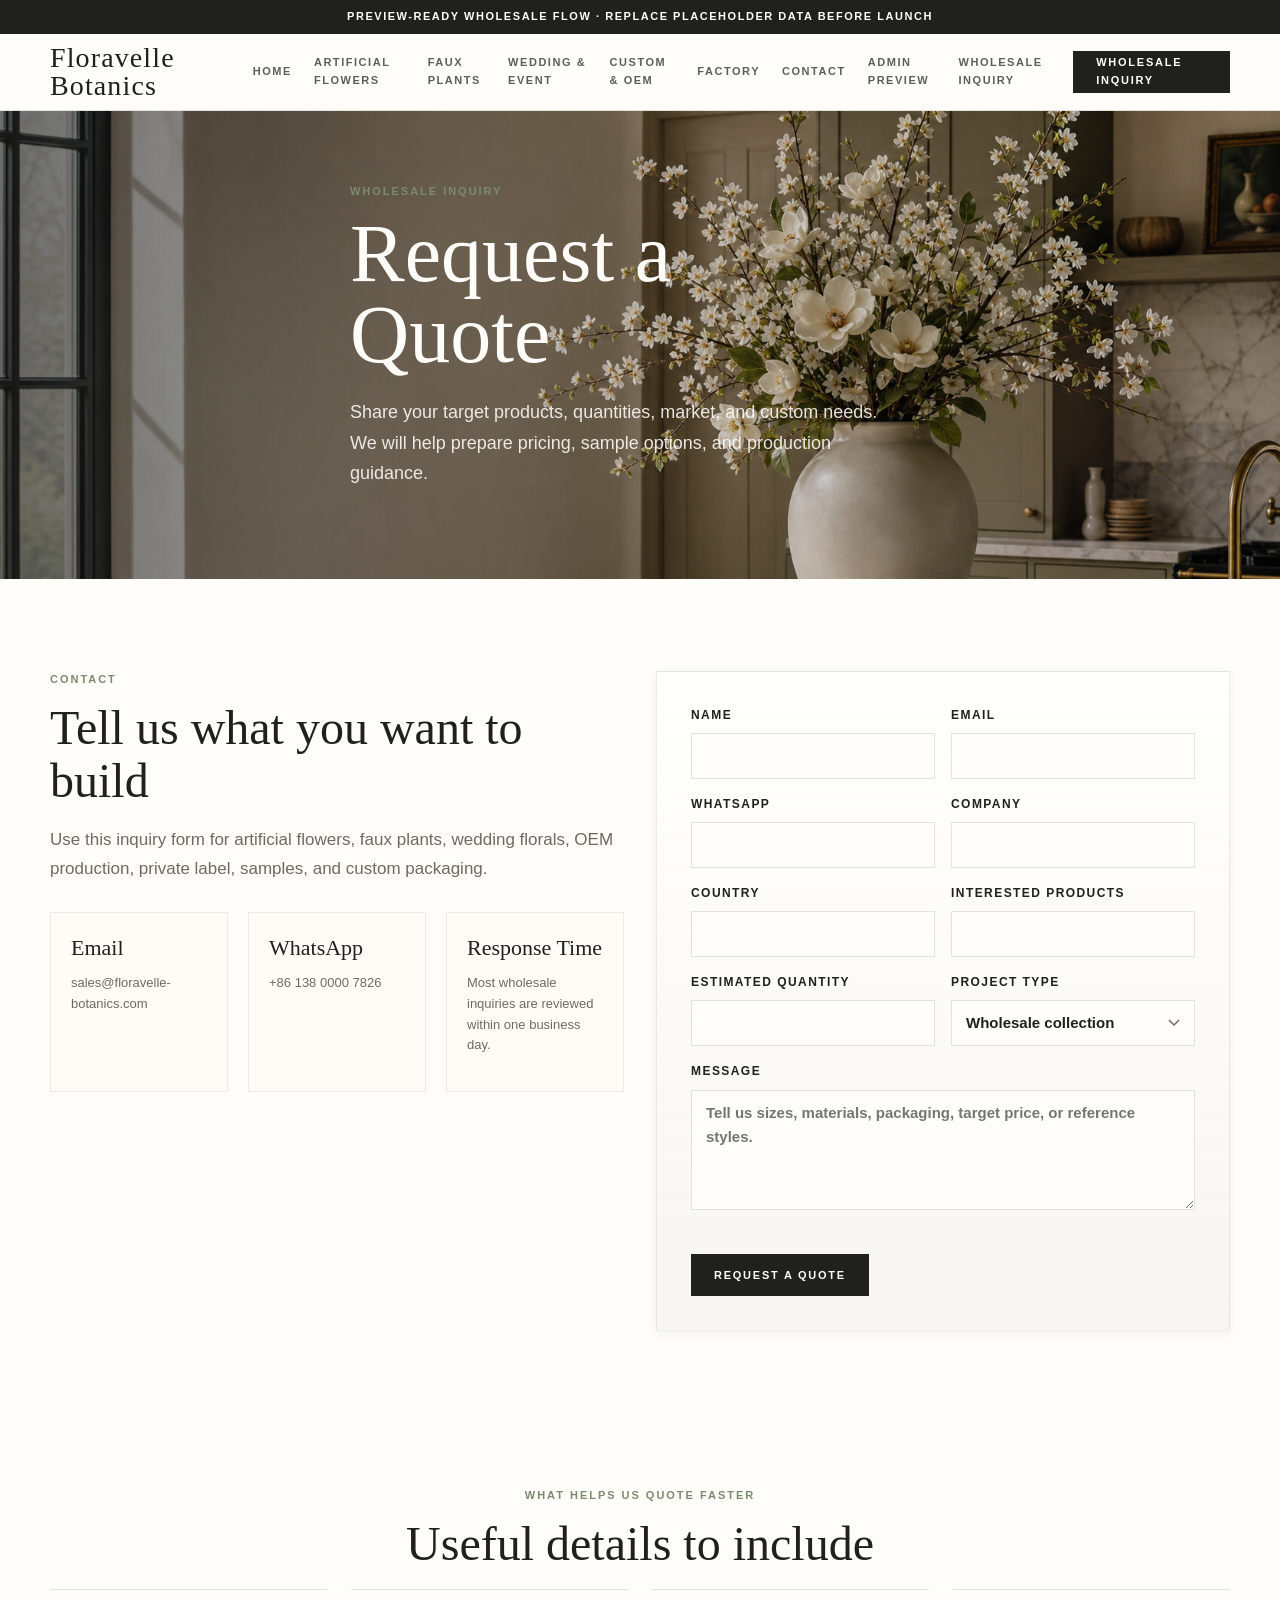
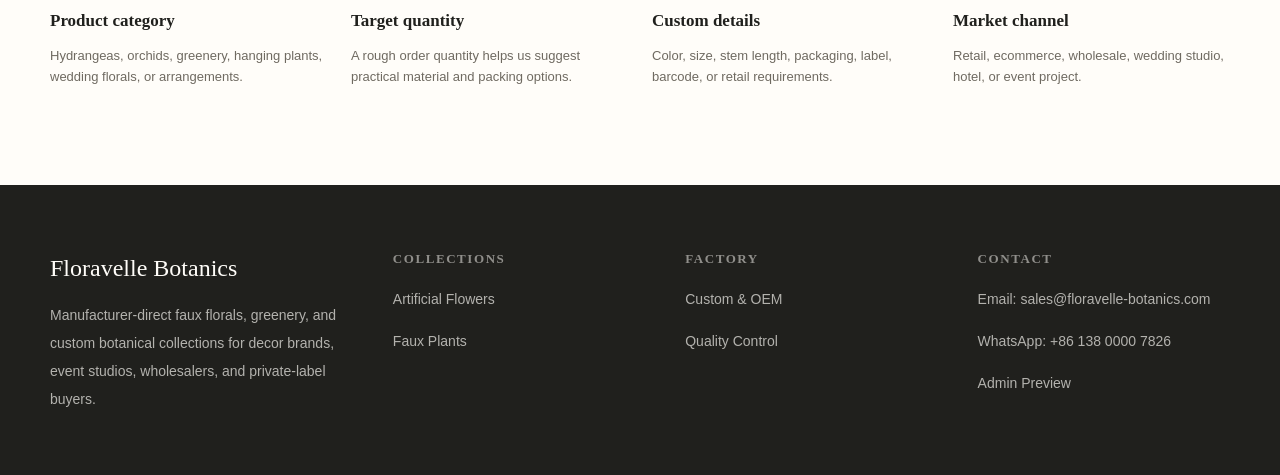
<file: contact.html>
<!doctype html>
<html lang="en" class="js">
<head>
  <meta charset="utf-8">
  <meta name="viewport" content="width=device-width, initial-scale=1">
  <title>Wholesale Inquiry | Floravelle</title>
  <meta name="description" content="Contact Floravelle for wholesale artificial flowers, samples, OEM production, private label, and custom packaging.">
  <link rel="stylesheet" href="assets/css/styles.css">
  <script src="assets/js/site-data.js" defer></script>
  <script src="assets/js/site.js" defer></script>
</head>
<body>
  <div class="site-shell">
    <div class="top-note">Preview-ready wholesale flow · Replace placeholder data before launch</div>
    <header class="site-header">
      <div class="container nav">
        <a class="brand" href="index.html" data-brand>Floravelle</a>
        <button class="menu-toggle" type="button" aria-expanded="false" aria-label="Open navigation" data-menu-toggle>Menu</button>
        <nav class="nav-links" aria-label="Primary navigation" data-nav-links>
          <a href="index.html">Home</a>
          <a href="collections.html">Artificial Flowers</a>
          <a href="collections.html#plants">Faux Plants</a>
          <a href="collections.html#wedding">Wedding & Event</a>
          <a href="custom-oem.html">Custom & OEM</a>
          <a href="factory.html">Factory</a>
          <a href="contact.html">Contact</a>
          <a href="admin.html">Admin Preview</a>
          <a href="contact.html">Wholesale Inquiry</a>
        </nav>
        <a class="nav-action" href="contact.html">Wholesale Inquiry</a>
      </div>
    </header>

    <main>
      <section class="hero narrow has-image" style="--hero-image:url('/assets/images/generated/hero/subpage-hero-refined-botanicals.png');">
        <div class="container hero-content">
          <div class="section-kicker">Wholesale Inquiry</div>
          <h1>Request a Quote</h1>
          <p>Share your target products, quantities, market, and custom needs. We will help prepare pricing, sample options, and production guidance.</p>
        </div>
      </section>

      <section class="section">
        <div class="container contact-band">
          <div>
            <div class="section-kicker">Contact</div>
            <h2 class="section-title">Tell us what you want to build</h2>
            <p class="lead">Use this inquiry form for artificial flowers, faux plants, wedding florals, OEM production, private label, samples, and custom packaging.</p>
            <div class="contact-card-grid reveal-children">
              <article class="contact-card">
                <h3>Email</h3>
                <p class="small-copy"><a href="#" data-email-link><span data-support-email>sales@floravelle-botanics.com</span></a></p>
              </article>
              <article class="contact-card">
                <h3>WhatsApp</h3>
                <p class="small-copy" data-whatsapp>+86 138 0000 7826</p>
              </article>
              <article class="contact-card">
                <h3>Response Time</h3>
                <p class="small-copy" data-response-time>Most wholesale inquiries are reviewed within one business day.</p>
              </article>
            </div>
          </div>

          <form class="form-grid surface-panel padded soft" data-inquiry-form>
            <label>Name<input type="text" name="name" autocomplete="name" required></label>
            <label>Email<input type="email" name="email" autocomplete="email" required></label>
            <label>WhatsApp<input type="text" name="whatsapp" autocomplete="tel"></label>
            <label>Company<input type="text" name="company" autocomplete="organization"></label>
            <label>Country<input type="text" name="country" autocomplete="country-name"></label>
            <label>Interested Products<input type="text" name="interested-products" required></label>
            <label>Estimated Quantity<input type="text" name="estimated-quantity"></label>
            <label>Project Type
              <select name="project-type">
                <option>Wholesale collection</option>
                <option>Custom color development</option>
                <option>Private label / OEM</option>
                <option>Wedding or event project</option>
                <option>Sample request</option>
              </select>
            </label>
            <label class="full">Message<textarea name="message" placeholder="Tell us sizes, materials, packaging, target price, or reference styles."></textarea></label>
            <div class="full button-row">
              <button class="btn" type="submit">Request a Quote</button>
              <p class="small-copy" data-form-status></p>
            </div>
          </form>
        </div>
      </section>

      <section class="section compact">
        <div class="container">
          <div class="centered">
            <div class="section-kicker">What helps us quote faster</div>
            <h2 class="section-title">Useful details to include</h2>
          </div>
          <div class="feature-grid reveal-children">
            <article class="feature-card"><h3 class="feature-title">Product category</h3><p class="small-copy">Hydrangeas, orchids, greenery, hanging plants, wedding florals, or arrangements.</p></article>
            <article class="feature-card"><h3 class="feature-title">Target quantity</h3><p class="small-copy">A rough order quantity helps us suggest practical material and packing options.</p></article>
            <article class="feature-card"><h3 class="feature-title">Custom details</h3><p class="small-copy">Color, size, stem length, packaging, label, barcode, or retail requirements.</p></article>
            <article class="feature-card"><h3 class="feature-title">Market channel</h3><p class="small-copy">Retail, ecommerce, wholesale, wedding studio, hotel, or event project.</p></article>
          </div>
        </div>
      </section>
    </main>

    <footer class="footer">
      <div class="container footer-grid">
        <div><h3 data-brand>Floravelle</h3><p data-company-summary>Manufacturer-direct faux botanicals for wholesale collections.</p></div>
        <div><h4>Collections</h4><p><a href="collections.html">Artificial Flowers</a></p><p><a href="collections.html#plants">Faux Plants</a></p></div>
        <div><h4>Factory</h4><p><a href="custom-oem.html">Custom & OEM</a></p><p><a href="factory.html">Quality Control</a></p></div>
        <div><h4>Contact</h4><p>Email: <span data-support-email>sales@floravelle-botanics.com</span></p><p>WhatsApp: <span data-whatsapp>+86 138 0000 7826</span></p><p><a href="admin.html">Admin Preview</a></p></div>
      </div>
    </footer>
  </div>
</body>
</html>
</file>
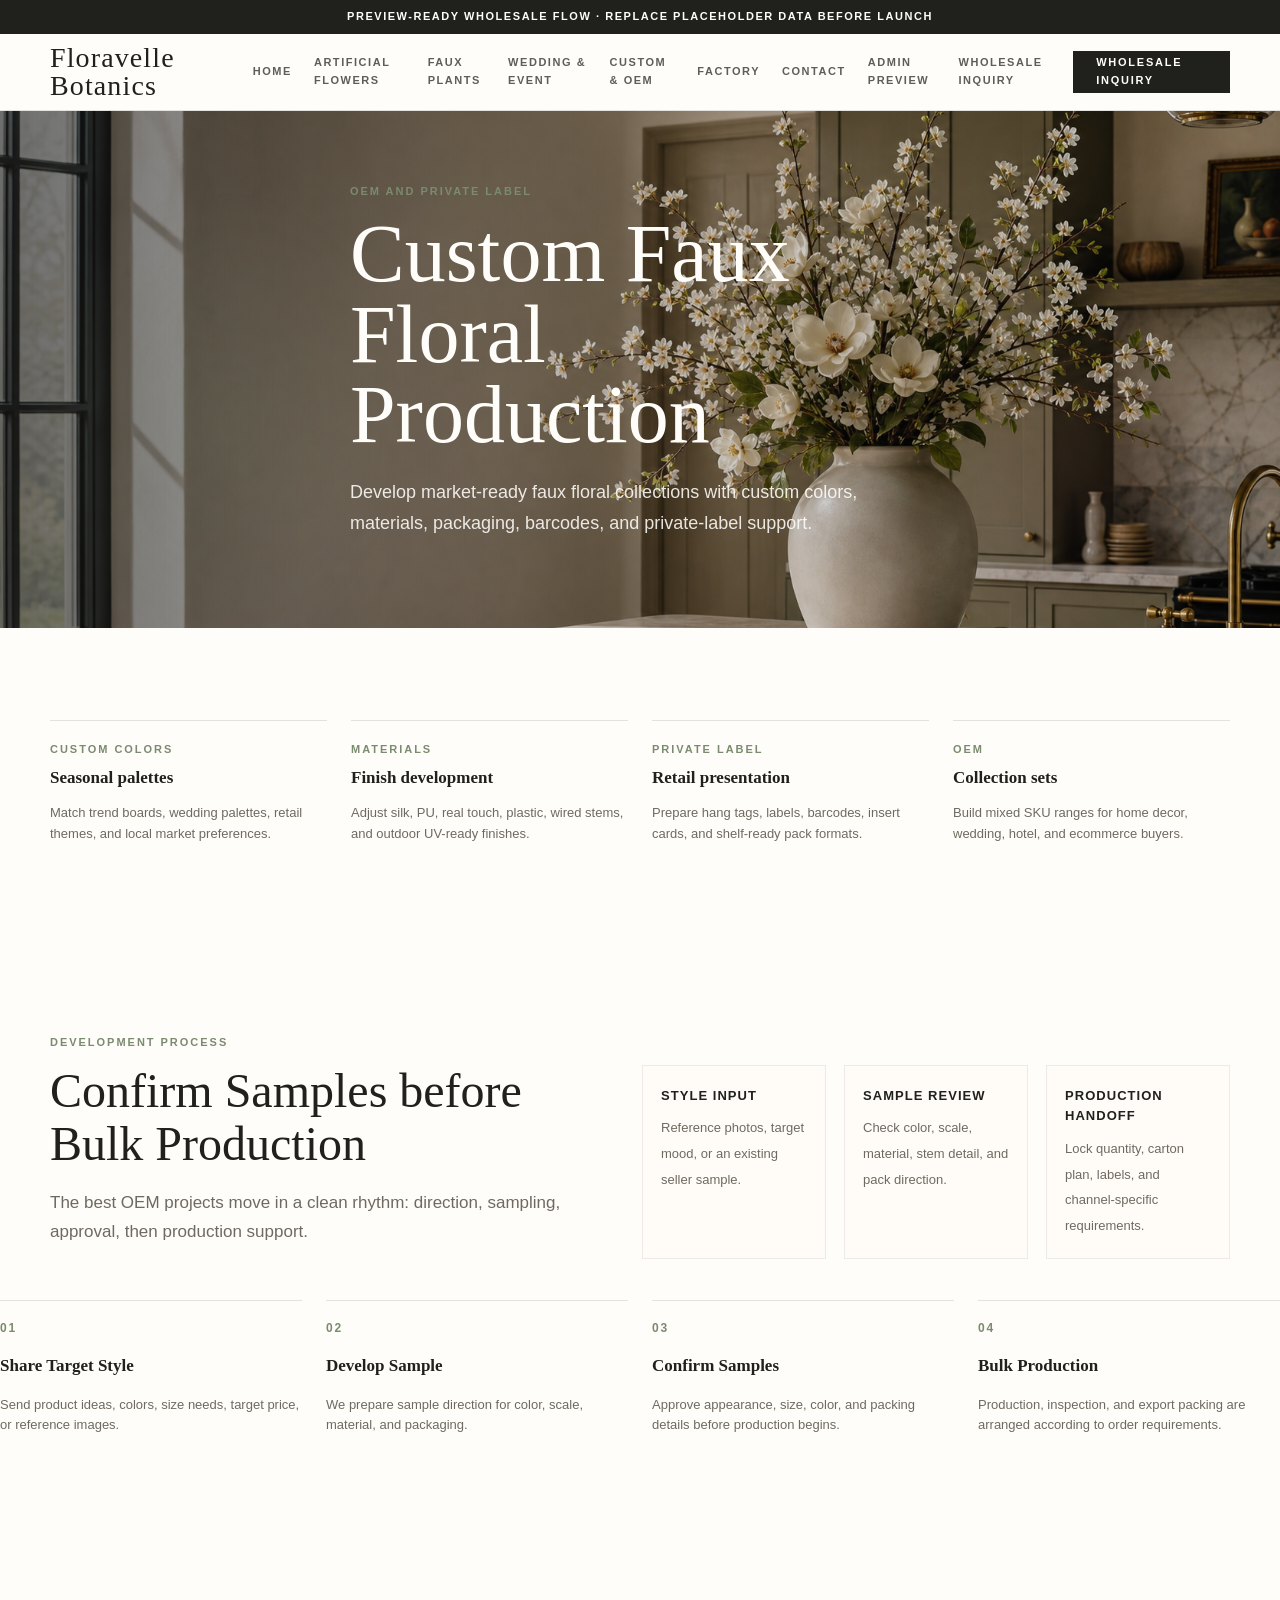
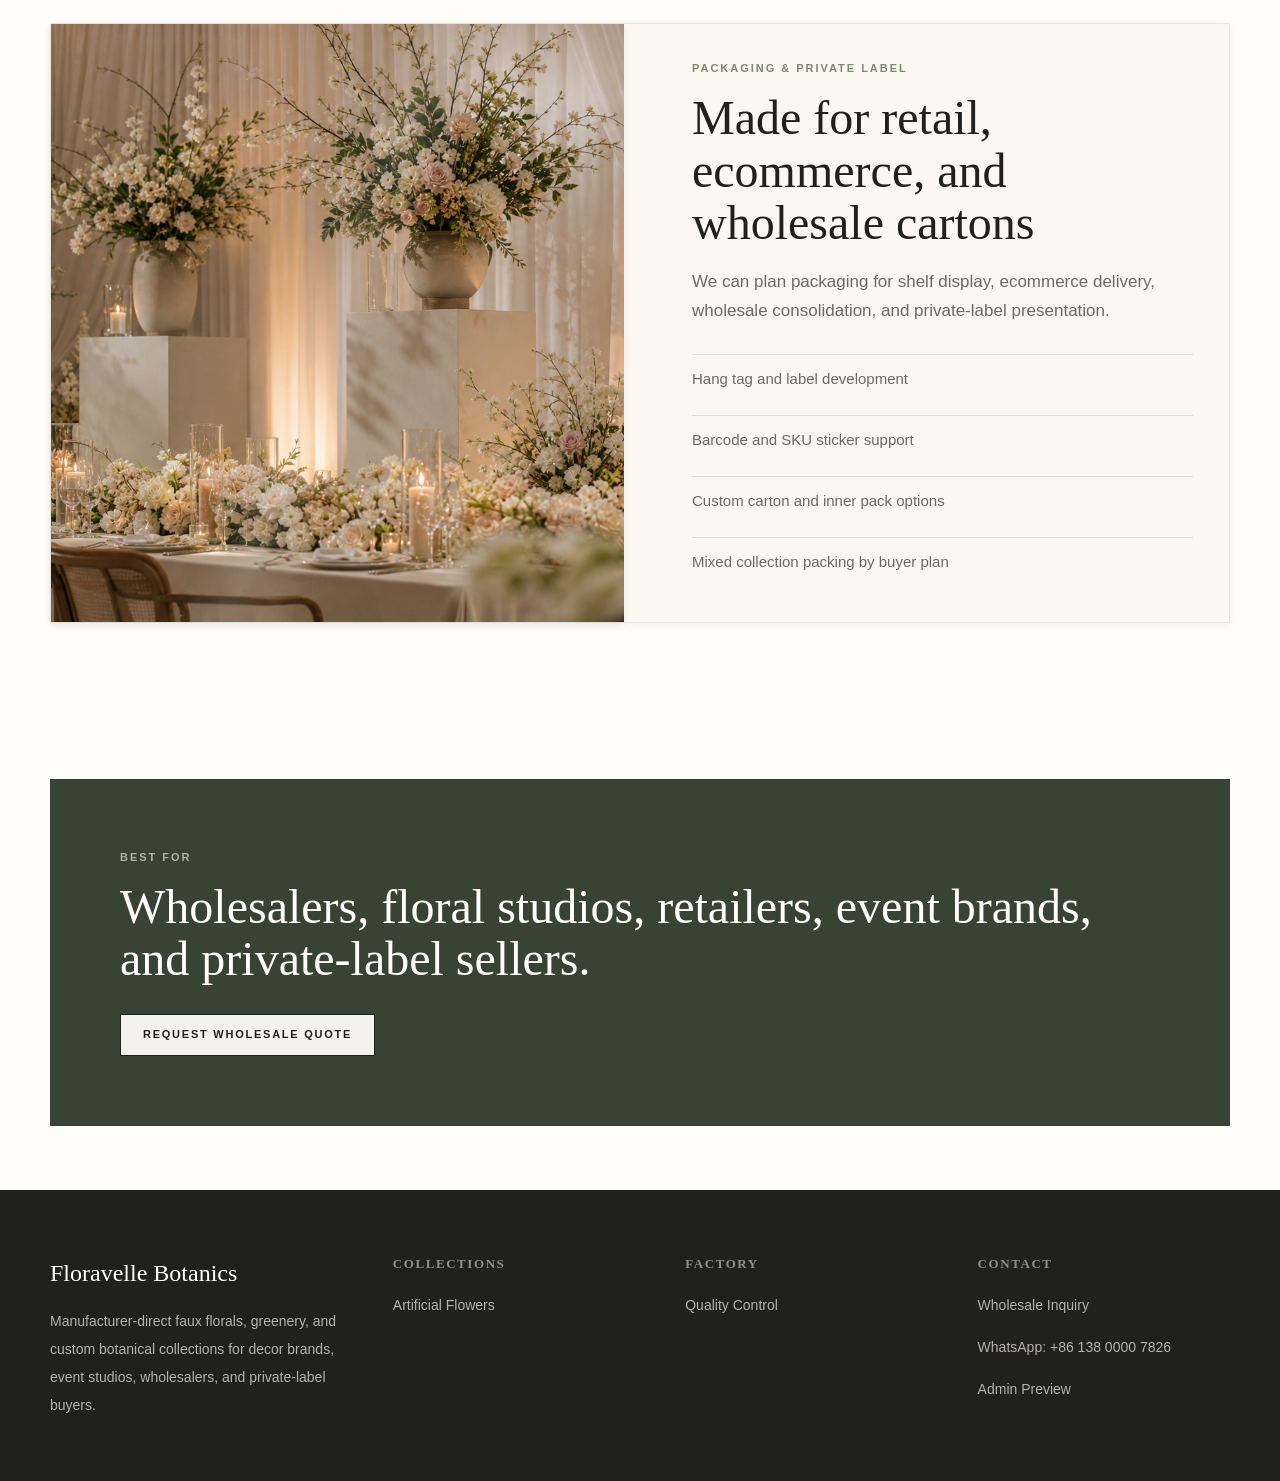
<file: custom-oem.html>
<!doctype html>
<html lang="en" class="js">
<head>
  <meta charset="utf-8">
  <meta name="viewport" content="width=device-width, initial-scale=1">
  <title>Custom & OEM Faux Florals | Floravelle</title>
  <meta name="description" content="Custom faux floral production for OEM, private label, custom colors, samples, barcodes, and wholesale packaging.">
  <link rel="stylesheet" href="assets/css/styles.css">
  <script src="assets/js/site-data.js" defer></script>
  <script src="assets/js/site.js" defer></script>
</head>
<body>
  <div class="site-shell">
    <div class="top-note">Preview-ready wholesale flow · Replace placeholder data before launch</div>
    <header class="site-header">
      <div class="container nav">
        <a class="brand" href="index.html" data-brand>Floravelle</a>
        <button class="menu-toggle" type="button" aria-expanded="false" aria-label="Open navigation" data-menu-toggle>Menu</button>
        <nav class="nav-links" aria-label="Primary navigation" data-nav-links>
          <a href="index.html">Home</a>
          <a href="collections.html">Artificial Flowers</a>
          <a href="collections.html#plants">Faux Plants</a>
          <a href="collections.html#wedding">Wedding & Event</a>
          <a href="custom-oem.html">Custom & OEM</a>
          <a href="factory.html">Factory</a>
          <a href="contact.html">Contact</a>
          <a href="admin.html">Admin Preview</a>
          <a href="contact.html">Wholesale Inquiry</a>
        </nav>
        <a class="nav-action" href="contact.html">Wholesale Inquiry</a>
      </div>
    </header>

    <main>
      <section class="hero narrow has-image" style="--hero-image:url('/assets/images/generated/hero/subpage-hero-refined-botanicals.png');">
        <div class="container hero-content">
          <div class="section-kicker">OEM and private label</div>
          <h1>Custom Faux Floral Production</h1>
          <p>Develop market-ready faux floral collections with custom colors, materials, packaging, barcodes, and private-label support.</p>
        </div>
      </section>

      <section class="section">
        <div class="container feature-grid reveal-children">
          <article class="feature-card"><div class="section-kicker">Custom Colors</div><h2 class="feature-title">Seasonal palettes</h2><p class="small-copy">Match trend boards, wedding palettes, retail themes, and local market preferences.</p></article>
          <article class="feature-card"><div class="section-kicker">Materials</div><h2 class="feature-title">Finish development</h2><p class="small-copy">Adjust silk, PU, real touch, plastic, wired stems, and outdoor UV-ready finishes.</p></article>
          <article class="feature-card"><div class="section-kicker">Private Label</div><h2 class="feature-title">Retail presentation</h2><p class="small-copy">Prepare hang tags, labels, barcodes, insert cards, and shelf-ready pack formats.</p></article>
          <article class="feature-card"><div class="section-kicker">OEM</div><h2 class="feature-title">Collection sets</h2><p class="small-copy">Build mixed SKU ranges for home decor, wedding, hotel, and ecommerce buyers.</p></article>
        </div>
      </section>

      <section class="section compact">
        <div class="container split">
          <div>
            <div class="section-kicker">Development Process</div>
            <h2 class="section-title">Confirm Samples before Bulk Production</h2>
            <p class="lead">The best OEM projects move in a clean rhythm: direction, sampling, approval, then production support.</p>
          </div>
          <div class="metric-grid reveal-children">
            <article class="metric-card"><strong>Style Input</strong><span class="small-copy">Reference photos, target mood, or an existing seller sample.</span></article>
            <article class="metric-card"><strong>Sample Review</strong><span class="small-copy">Check color, scale, material, stem detail, and pack direction.</span></article>
            <article class="metric-card"><strong>Production Handoff</strong><span class="small-copy">Lock quantity, carton plan, labels, and channel-specific requirements.</span></article>
          </div>
        </div>
        <div class="process-grid reveal-children">
          <article class="process-card"><div class="process-number">01</div><h3 class="feature-title">Share Target Style</h3><p class="small-copy">Send product ideas, colors, size needs, target price, or reference images.</p></article>
          <article class="process-card"><div class="process-number">02</div><h3 class="feature-title">Develop Sample</h3><p class="small-copy">We prepare sample direction for color, scale, material, and packaging.</p></article>
          <article class="process-card"><div class="process-number">03</div><h3 class="feature-title">Confirm Samples</h3><p class="small-copy">Approve appearance, size, color, and packing details before production begins.</p></article>
          <article class="process-card"><div class="process-number">04</div><h3 class="feature-title">Bulk Production</h3><p class="small-copy">Production, inspection, and export packing are arranged according to order requirements.</p></article>
        </div>
      </section>

      <section class="section">
        <div class="container collection-showcase surface-panel reveal">
          <div class="detail-image has-image" style="--bg-image:url('/assets/images/generated/story/event-styling-wedding-reception.png');" aria-hidden="true"></div>
          <div class="collection-copy">
            <div class="section-kicker">Packaging & Private Label</div>
            <h2 class="section-title">Made for retail, ecommerce, and wholesale cartons</h2>
            <p class="lead">We can plan packaging for shelf display, ecommerce delivery, wholesale consolidation, and private-label presentation.</p>
            <ul class="clean-list reveal-children">
              <li>Hang tag and label development</li>
              <li>Barcode and SKU sticker support</li>
              <li>Custom carton and inner pack options</li>
              <li>Mixed collection packing by buyer plan</li>
            </ul>
          </div>
        </div>
      </section>

      <section class="section compact">
        <div class="container inquiry-panel">
          <div class="section-kicker">Best For</div>
          <h2 class="section-title">Wholesalers, floral studios, retailers, event brands, and private-label sellers.</h2>
          <div class="button-row"><a class="btn secondary" href="contact.html">Request Wholesale Quote</a></div>
        </div>
      </section>
    </main>

    <footer class="footer">
      <div class="container footer-grid">
        <div><h3 data-brand>Floravelle</h3><p data-company-summary>Manufacturer-direct faux botanicals for wholesale collections.</p></div>
        <div><h4>Collections</h4><p><a href="collections.html">Artificial Flowers</a></p></div>
        <div><h4>Factory</h4><p><a href="factory.html">Quality Control</a></p></div>
        <div><h4>Contact</h4><p><a href="contact.html">Wholesale Inquiry</a></p><p>WhatsApp: <span data-whatsapp>+86 138 0000 7826</span></p><p><a href="admin.html">Admin Preview</a></p></div>
      </div>
    </footer>
  </div>
</body>
</html>
</file>
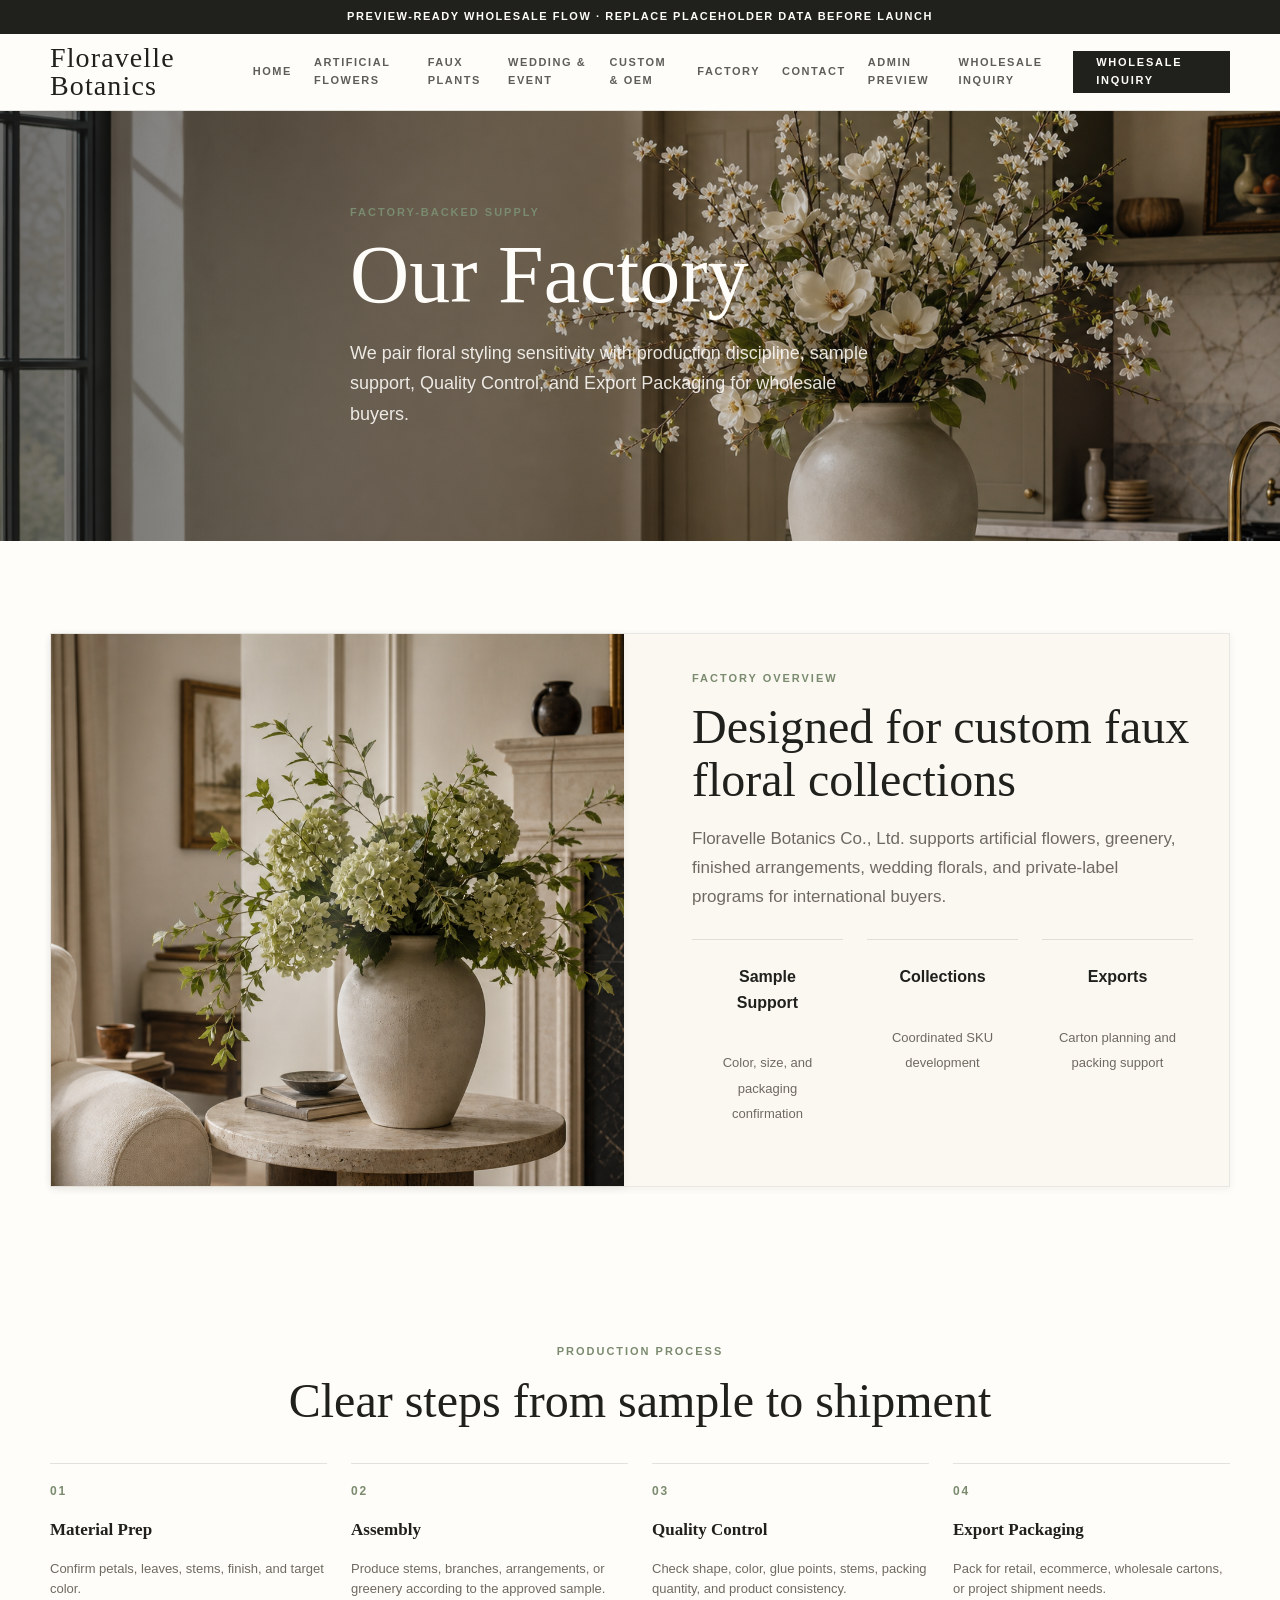
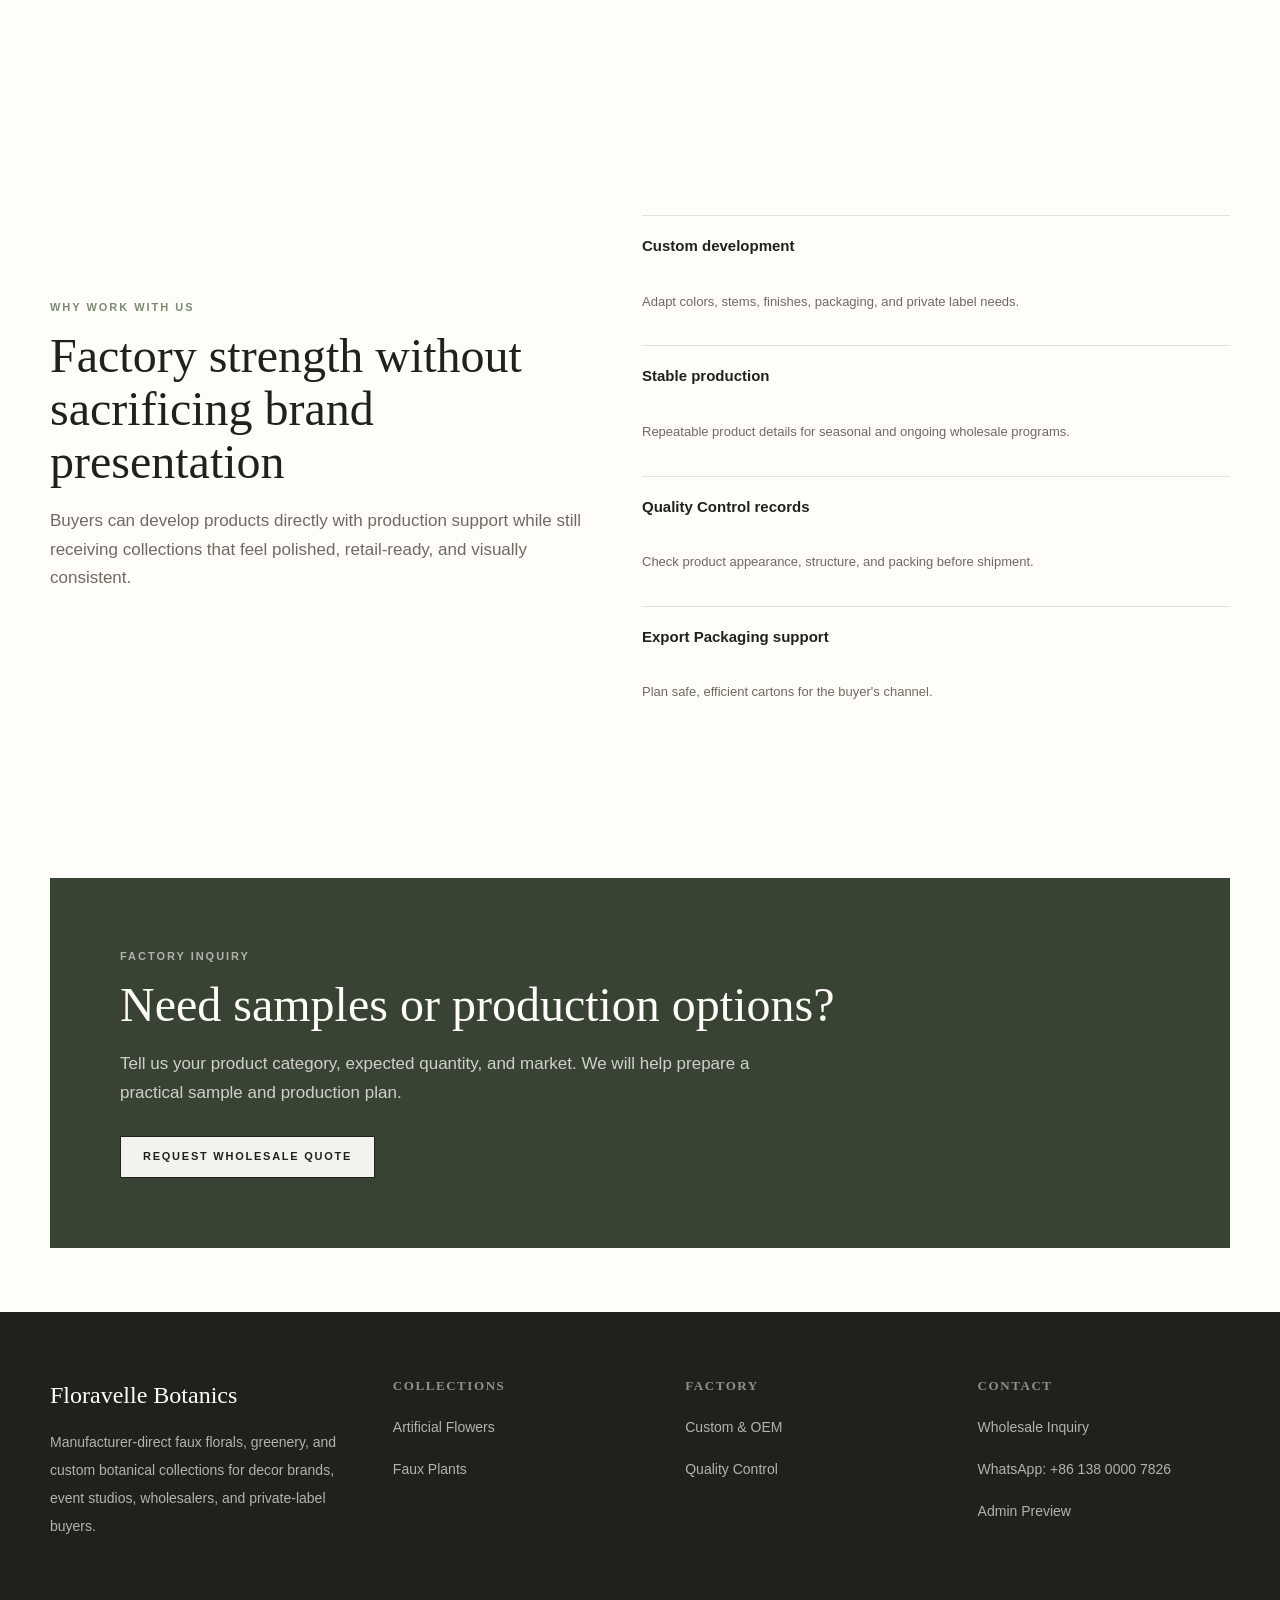
<file: factory.html>
<!doctype html>
<html lang="en" class="js">
<head>
  <meta charset="utf-8">
  <meta name="viewport" content="width=device-width, initial-scale=1">
  <title>Our Factory | Floravelle</title>
  <meta name="description" content="Artificial flower factory capability for sample support, quality control, custom production, and export packaging.">
  <link rel="stylesheet" href="assets/css/styles.css">
  <script src="assets/js/site-data.js" defer></script>
  <script src="assets/js/site.js" defer></script>
</head>
<body>
  <div class="site-shell">
    <div class="top-note">Preview-ready wholesale flow · Replace placeholder data before launch</div>
    <header class="site-header">
      <div class="container nav">
        <a class="brand" href="index.html" data-brand>Floravelle</a>
        <button class="menu-toggle" type="button" aria-expanded="false" aria-label="Open navigation" data-menu-toggle>Menu</button>
        <nav class="nav-links" aria-label="Primary navigation" data-nav-links>
          <a href="index.html">Home</a>
          <a href="collections.html">Artificial Flowers</a>
          <a href="collections.html#plants">Faux Plants</a>
          <a href="collections.html#wedding">Wedding & Event</a>
          <a href="custom-oem.html">Custom & OEM</a>
          <a href="factory.html">Factory</a>
          <a href="contact.html">Contact</a>
          <a href="admin.html">Admin Preview</a>
          <a href="contact.html">Wholesale Inquiry</a>
        </nav>
        <a class="nav-action" href="contact.html">Wholesale Inquiry</a>
      </div>
    </header>

    <main>
      <section class="hero narrow has-image" style="--hero-image:url('/assets/images/generated/hero/subpage-hero-refined-botanicals.png');">
        <div class="container hero-content">
          <div class="section-kicker">Factory-backed supply</div>
          <h1>Our Factory</h1>
          <p>We pair floral styling sensitivity with production discipline, sample support, Quality Control, and Export Packaging for wholesale buyers.</p>
        </div>
      </section>

      <section class="section">
        <div class="container collection-showcase surface-panel reveal">
          <div class="detail-image has-image" style="--bg-image:url('/assets/images/generated/story/home-styling-living-room-hydrangea.png');" aria-hidden="true"></div>
          <div class="collection-copy">
            <div class="section-kicker">Factory Overview</div>
            <h2 class="section-title">Designed for custom faux floral collections</h2>
            <p class="lead"><span data-company-name>Floravelle Botanics Co., Ltd.</span> supports artificial flowers, greenery, finished arrangements, wedding florals, and private-label programs for international buyers.</p>
            <div class="stats-grid reveal-children">
              <div class="stat-card"><strong>Sample Support</strong><br><span class="small-copy">Color, size, and packaging confirmation</span></div>
              <div class="stat-card"><strong>Collections</strong><br><span class="small-copy">Coordinated SKU development</span></div>
              <div class="stat-card"><strong>Exports</strong><br><span class="small-copy">Carton planning and packing support</span></div>
            </div>
          </div>
        </div>
      </section>

      <section class="section compact">
        <div class="container">
          <div class="centered">
            <div class="section-kicker">Production Process</div>
            <h2 class="section-title">Clear steps from sample to shipment</h2>
          </div>
          <div class="process-grid reveal-children">
            <article class="process-card"><div class="process-number">01</div><h3 class="feature-title">Material Prep</h3><p class="small-copy">Confirm petals, leaves, stems, finish, and target color.</p></article>
            <article class="process-card"><div class="process-number">02</div><h3 class="feature-title">Assembly</h3><p class="small-copy">Produce stems, branches, arrangements, or greenery according to the approved sample.</p></article>
            <article class="process-card"><div class="process-number">03</div><h3 class="feature-title">Quality Control</h3><p class="small-copy">Check shape, color, glue points, stems, packing quantity, and product consistency.</p></article>
            <article class="process-card"><div class="process-number">04</div><h3 class="feature-title">Export Packaging</h3><p class="small-copy">Pack for retail, ecommerce, wholesale cartons, or project shipment needs.</p></article>
          </div>
        </div>
      </section>

      <section class="section">
        <div class="container split">
          <div>
            <div class="section-kicker">Why Work With Us</div>
            <h2 class="section-title">Factory strength without sacrificing brand presentation</h2>
            <p class="lead">Buyers can develop products directly with production support while still receiving collections that feel polished, retail-ready, and visually consistent.</p>
          </div>
          <ul class="capability-list reveal-children">
            <li><strong>Custom development</strong><br><span class="small-copy">Adapt colors, stems, finishes, packaging, and private label needs.</span></li>
            <li><strong>Stable production</strong><br><span class="small-copy">Repeatable product details for seasonal and ongoing wholesale programs.</span></li>
            <li><strong>Quality Control records</strong><br><span class="small-copy">Check product appearance, structure, and packing before shipment.</span></li>
            <li><strong>Export Packaging support</strong><br><span class="small-copy">Plan safe, efficient cartons for the buyer's channel.</span></li>
          </ul>
        </div>
      </section>

      <section class="section compact">
        <div class="container inquiry-panel">
          <div class="section-kicker">Factory Inquiry</div>
          <h2 class="section-title">Need samples or production options?</h2>
          <p class="lead">Tell us your product category, expected quantity, and market. We will help prepare a practical sample and production plan.</p>
          <div class="button-row"><a class="btn secondary" href="contact.html">Request Wholesale Quote</a></div>
        </div>
      </section>
    </main>

    <footer class="footer">
      <div class="container footer-grid">
        <div><h3 data-brand>Floravelle</h3><p data-company-summary>Manufacturer-direct faux botanicals for wholesale collections.</p></div>
        <div><h4>Collections</h4><p><a href="collections.html">Artificial Flowers</a></p><p><a href="collections.html#plants">Faux Plants</a></p></div>
        <div><h4>Factory</h4><p><a href="custom-oem.html">Custom & OEM</a></p><p><a href="factory.html">Quality Control</a></p></div>
        <div><h4>Contact</h4><p><a href="contact.html">Wholesale Inquiry</a></p><p>WhatsApp: <span data-whatsapp>+86 138 0000 7826</span></p><p><a href="admin.html">Admin Preview</a></p></div>
      </div>
    </footer>
  </div>
</body>
</html>
</file>
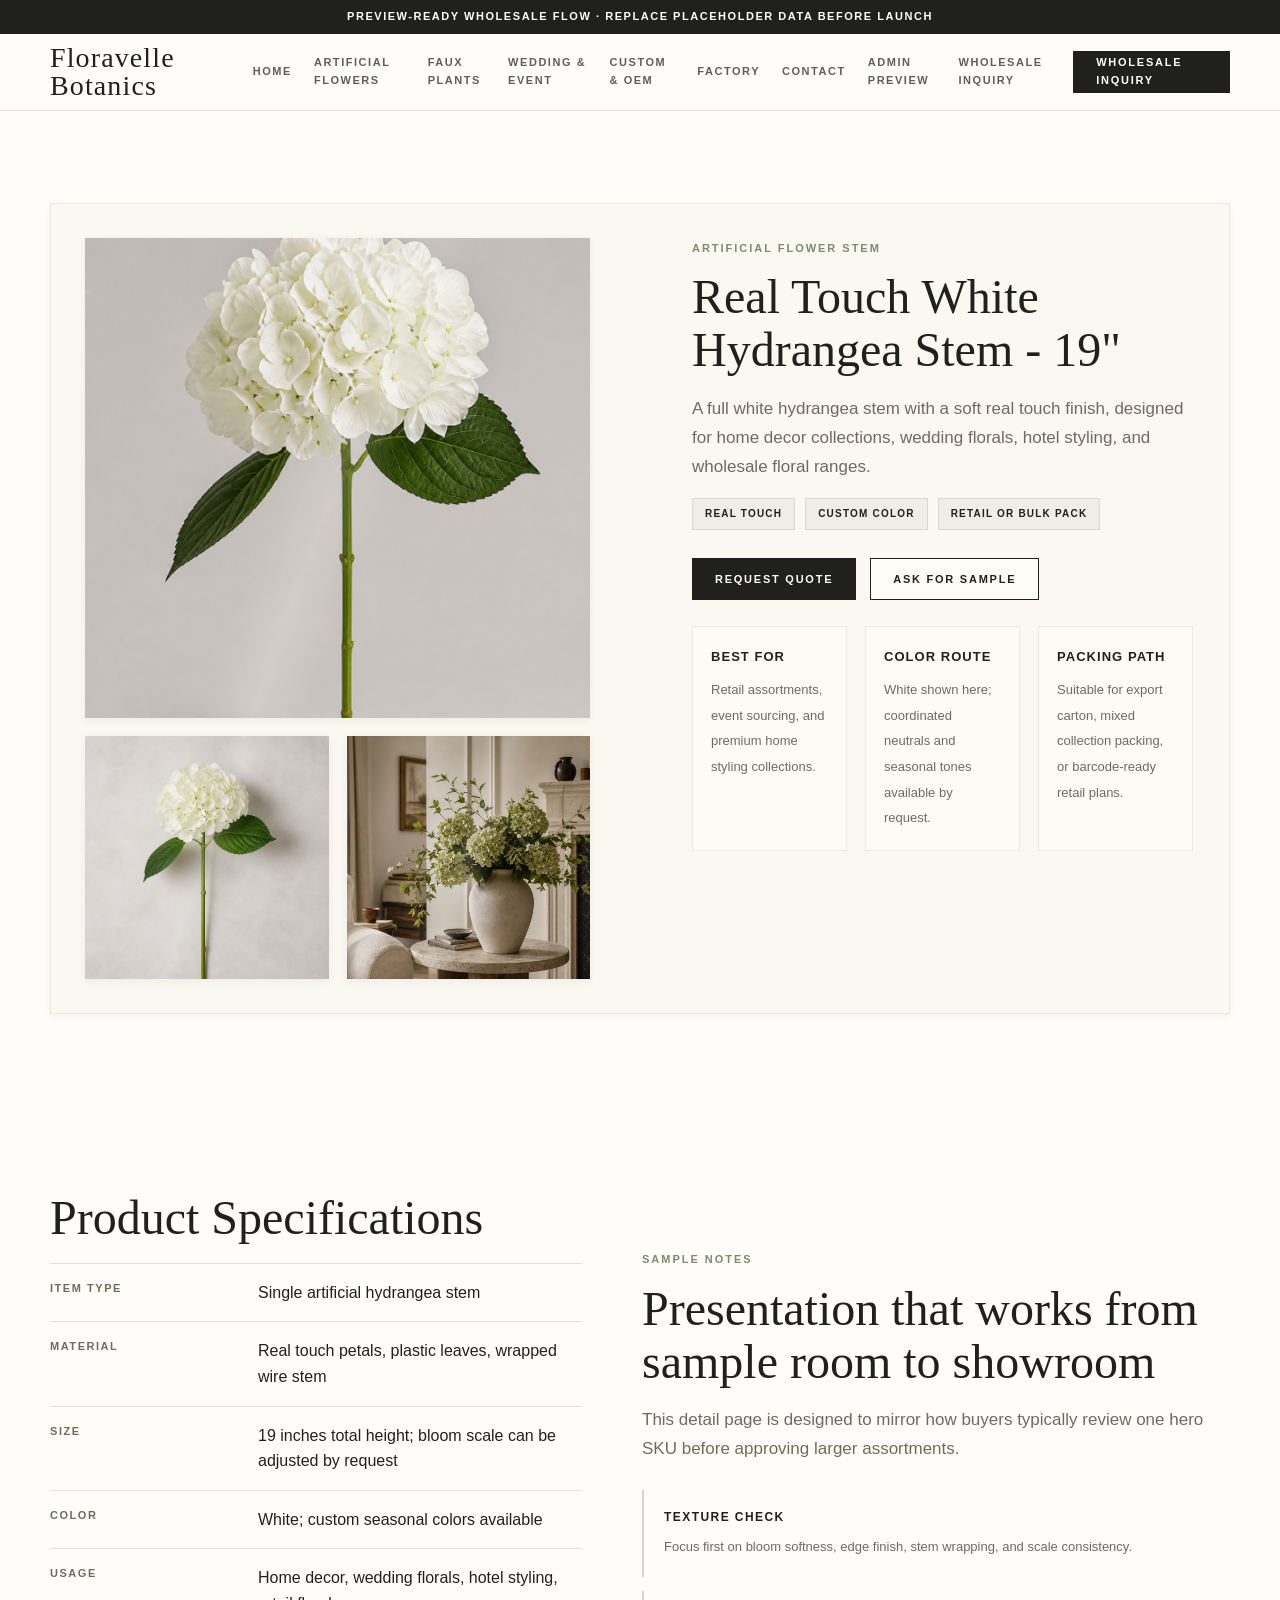
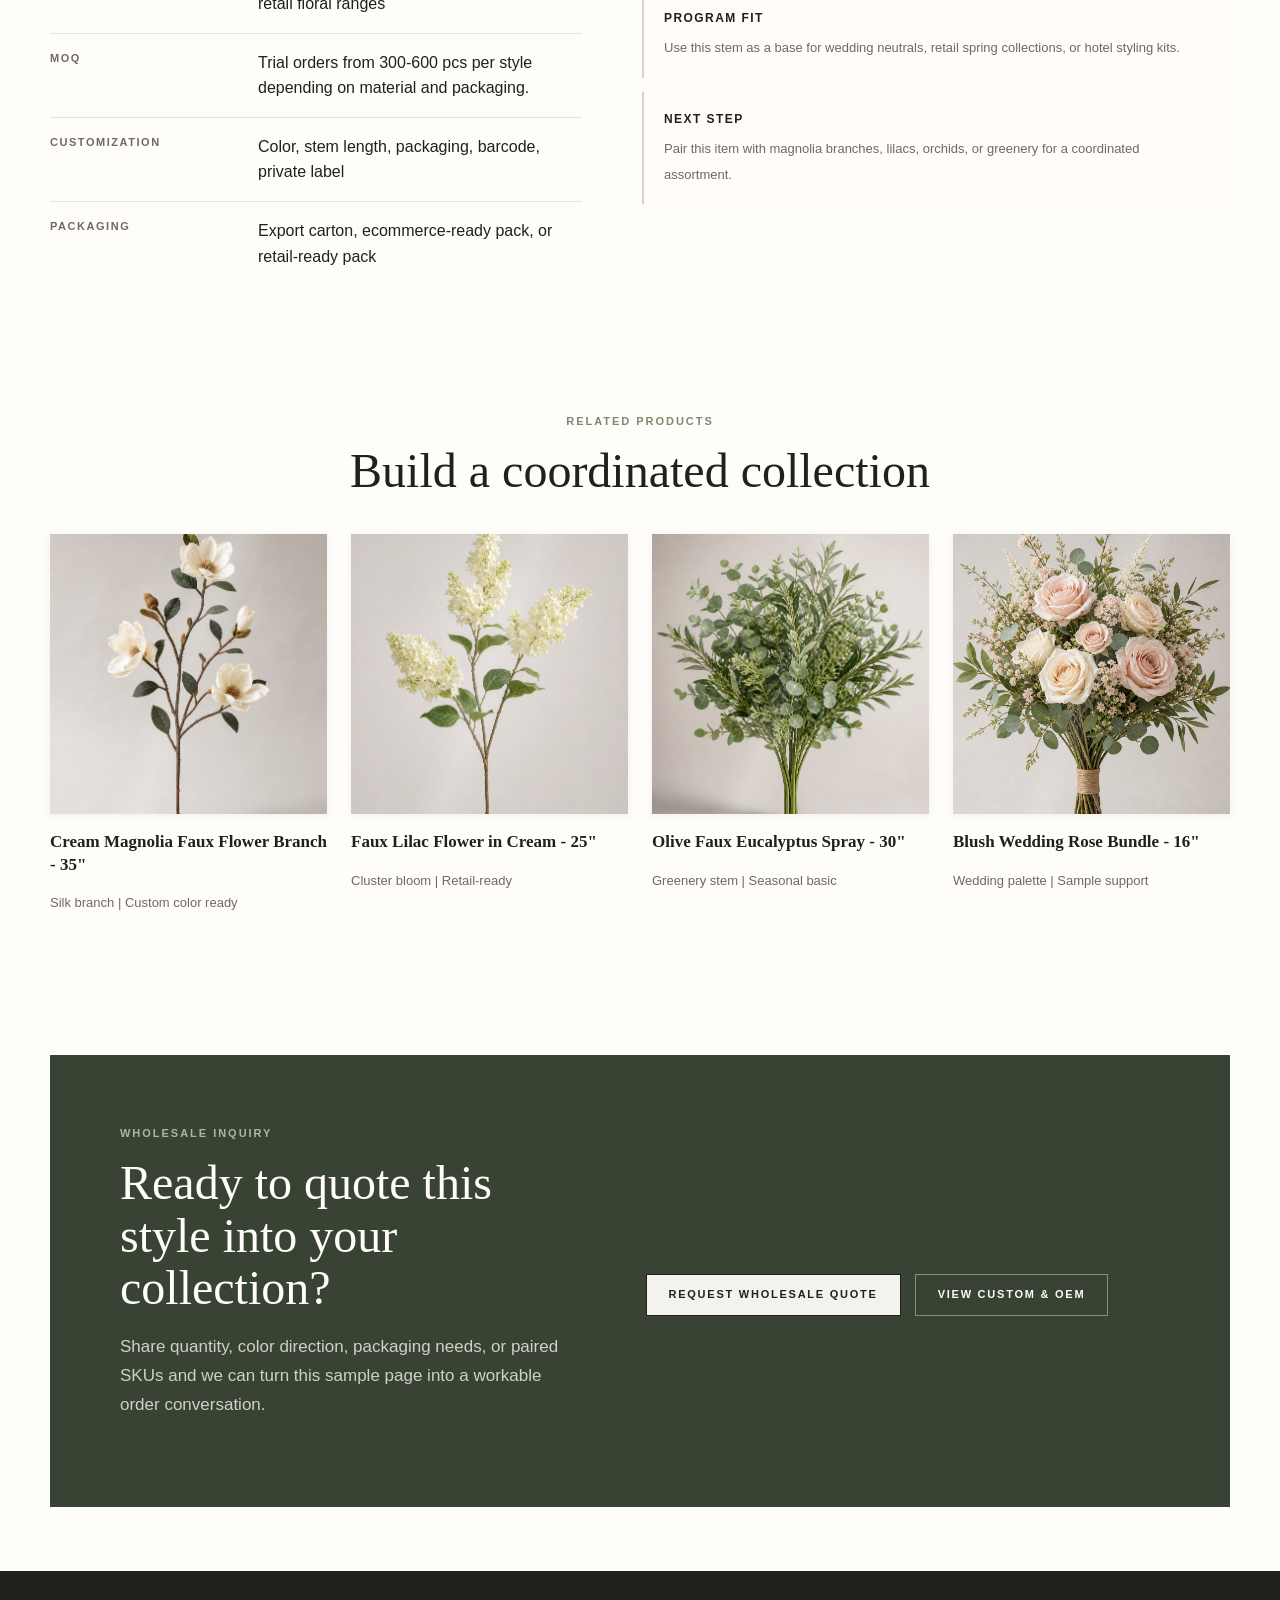
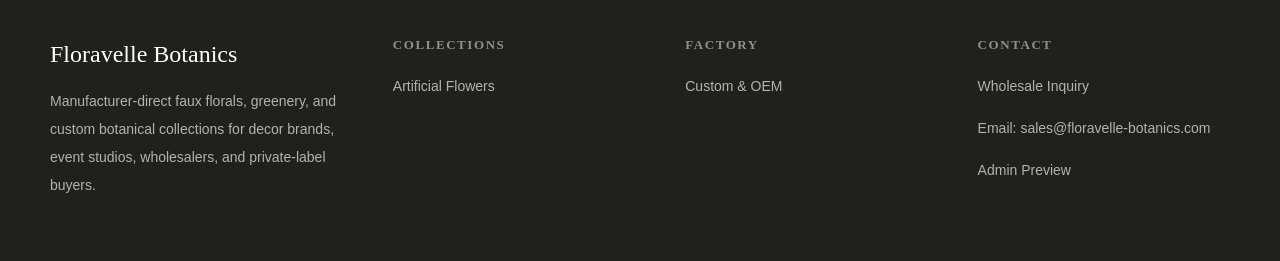
<file: product.html>
<!doctype html>
<html lang="en" class="js">
<head>
  <meta charset="utf-8">
  <meta name="viewport" content="width=device-width, initial-scale=1">
  <title>Real Touch White Hydrangea Stem | Floravelle</title>
  <meta name="description" content="Wholesale product detail template for real touch artificial flowers, custom colors, samples, and export packaging.">
  <link rel="stylesheet" href="assets/css/styles.css">
  <script src="assets/js/site-data.js" defer></script>
  <script src="assets/js/site.js" defer></script>
</head>
<body>
  <div class="site-shell">
    <div class="top-note">Preview-ready wholesale flow · Replace placeholder data before launch</div>
    <header class="site-header">
      <div class="container nav">
        <a class="brand" href="index.html" data-brand>Floravelle</a>
        <button class="menu-toggle" type="button" aria-expanded="false" aria-label="Open navigation" data-menu-toggle>Menu</button>
        <nav class="nav-links" aria-label="Primary navigation" data-nav-links>
          <a href="index.html">Home</a>
          <a href="collections.html">Artificial Flowers</a>
          <a href="collections.html#plants">Faux Plants</a>
          <a href="collections.html#wedding">Wedding & Event</a>
          <a href="custom-oem.html">Custom & OEM</a>
          <a href="factory.html">Factory</a>
          <a href="contact.html">Contact</a>
          <a href="admin.html">Admin Preview</a>
          <a href="contact.html">Wholesale Inquiry</a>
        </nav>
        <a class="nav-action" href="contact.html">Wholesale Inquiry</a>
      </div>
    </header>

    <main>
      <section class="section">
        <div class="container detail-band surface-panel">
          <div class="media-stack padded">
            <div class="detail-image product-image tall has-image" style="--bg-image:url('/assets/images/generated/product/hydrangea-stem-white-19in.png');" aria-hidden="true"></div>
            <div class="media-stack two-up">
              <div class="media-tile square detail-image has-image" style="--bg-image:url('/assets/images/generated/category/hydrangea-category.png');" aria-hidden="true"></div>
              <div class="media-tile square detail-image has-image" style="--bg-image:url('/assets/images/generated/story/home-styling-living-room-hydrangea.png');" aria-hidden="true"></div>
            </div>
          </div>
          <div class="detail-copy">
            <div class="section-kicker">Artificial Flower Stem</div>
            <h1 class="section-title">Real Touch White Hydrangea Stem - 19"</h1>
            <p class="lead">A full white hydrangea stem with a soft real touch finish, designed for home decor collections, wedding florals, hotel styling, and wholesale floral ranges.</p>
            <div class="meta-list">
              <span class="meta-pill">Real Touch</span>
              <span class="meta-pill">Custom Color</span>
              <span class="meta-pill">Retail or Bulk Pack</span>
            </div>
            <div class="button-row">
              <a class="btn" href="contact.html">Request Quote</a>
              <a class="btn secondary" href="contact.html">Ask for Sample</a>
            </div>
            <div class="metric-grid">
              <article class="metric-card">
                <strong>Best for</strong>
                <span class="small-copy">Retail assortments, event sourcing, and premium home styling collections.</span>
              </article>
              <article class="metric-card">
                <strong>Color route</strong>
                <span class="small-copy">White shown here; coordinated neutrals and seasonal tones available by request.</span>
              </article>
              <article class="metric-card">
                <strong>Packing path</strong>
                <span class="small-copy">Suitable for export carton, mixed collection packing, or barcode-ready retail plans.</span>
              </article>
            </div>
          </div>
        </div>
      </section>

      <section class="section compact">
        <div class="container split">
          <div class="spec-table reveal-children">
            <h2 class="section-title">Product Specifications</h2>
            <div class="spec-row"><div class="spec-label">Item Type</div><div>Single artificial hydrangea stem</div></div>
            <div class="spec-row"><div class="spec-label">Material</div><div>Real touch petals, plastic leaves, wrapped wire stem</div></div>
            <div class="spec-row"><div class="spec-label">Size</div><div>19 inches total height; bloom scale can be adjusted by request</div></div>
            <div class="spec-row"><div class="spec-label">Color</div><div>White; custom seasonal colors available</div></div>
            <div class="spec-row"><div class="spec-label">Usage</div><div>Home decor, wedding florals, hotel styling, retail floral ranges</div></div>
            <div class="spec-row"><div class="spec-label">MOQ</div><div data-moq>Trial orders from 300-600 pcs per style depending on material and packaging.</div></div>
            <div class="spec-row"><div class="spec-label">Customization</div><div>Color, stem length, packaging, barcode, private label</div></div>
            <div class="spec-row"><div class="spec-label">Packaging</div><div>Export carton, ecommerce-ready pack, or retail-ready pack</div></div>
          </div>
          <div>
            <div class="section-kicker">Sample Notes</div>
            <h2 class="section-title">Presentation that works from sample room to showroom</h2>
            <p class="lead">This detail page is designed to mirror how buyers typically review one hero SKU before approving larger assortments.</p>
            <div class="quote-list reveal-children">
              <article class="quote-item">
                <strong>Texture check</strong>
                <span class="small-copy">Focus first on bloom softness, edge finish, stem wrapping, and scale consistency.</span>
              </article>
              <article class="quote-item">
                <strong>Program fit</strong>
                <span class="small-copy">Use this stem as a base for wedding neutrals, retail spring collections, or hotel styling kits.</span>
              </article>
              <article class="quote-item">
                <strong>Next step</strong>
                <span class="small-copy">Pair this item with magnolia branches, lilacs, orchids, or greenery for a coordinated assortment.</span>
              </article>
            </div>
          </div>
        </div>
      </section>

      <section class="section compact">
        <div class="container">
          <div class="centered">
            <div class="section-kicker">Related products</div>
            <h2 class="section-title">Build a coordinated collection</h2>
          </div>
          <div class="product-grid reveal-children">
            <article class="product-card">
              <div class="product-image has-image" style="--bg-image:url('/assets/images/generated/product/magnolia-branch-cream-35in.png');"></div>
              <h3 class="product-title">Cream Magnolia Faux Flower Branch - 35"</h3>
              <p class="product-meta">Silk branch | Custom color ready</p>
            </article>
            <article class="product-card">
              <div class="product-image has-image" style="--bg-image:url('/assets/images/generated/product/lilac-branch-cream-25in.png');"></div>
              <h3 class="product-title">Faux Lilac Flower in Cream - 25"</h3>
              <p class="product-meta">Cluster bloom | Retail-ready</p>
            </article>
            <article class="product-card">
              <div class="product-image has-image" style="--bg-image:url('/assets/images/generated/product/uv-greenery-bush-32in.png');"></div>
              <h3 class="product-title">Olive Faux Eucalyptus Spray - 30"</h3>
              <p class="product-meta">Greenery stem | Seasonal basic</p>
            </article>
            <article class="product-card">
              <div class="product-image has-image" style="--bg-image:url('/assets/images/generated/product/wedding-rose-bundle-16in.png');"></div>
              <h3 class="product-title">Blush Wedding Rose Bundle - 16"</h3>
              <p class="product-meta">Wedding palette | Sample support</p>
            </article>
          </div>
        </div>
      </section>

      <section class="section compact">
        <div class="container inquiry-panel">
          <div class="split">
            <div>
              <div class="section-kicker">Wholesale Inquiry</div>
              <h2 class="section-title">Ready to quote this style into your collection?</h2>
              <p class="lead">Share quantity, color direction, packaging needs, or paired SKUs and we can turn this sample page into a workable order conversation.</p>
            </div>
            <div class="button-row">
              <a class="btn secondary" href="contact.html">Request Wholesale Quote</a>
              <a class="btn light" href="custom-oem.html">View Custom & OEM</a>
            </div>
          </div>
        </div>
      </section>
    </main>

    <footer class="footer">
      <div class="container footer-grid">
        <div><h3 data-brand>Floravelle</h3><p data-company-summary>Manufacturer-direct faux botanicals for wholesale collections.</p></div>
        <div><h4>Collections</h4><p><a href="collections.html">Artificial Flowers</a></p></div>
        <div><h4>Factory</h4><p><a href="custom-oem.html">Custom & OEM</a></p></div>
        <div><h4>Contact</h4><p><a href="contact.html">Wholesale Inquiry</a></p><p>Email: <span data-support-email>sales@floravelle-botanics.com</span></p><p><a href="admin.html">Admin Preview</a></p></div>
      </div>
    </footer>
  </div>
</body>
</html>
</file>
<file: assets/css/styles.css>
:root {
  --warm-white: #f7f5f1;
  --paper: #fffdf9;
  --soft-gray: #e8e6e1;
  --charcoal: #20201d;
  --muted: #6f6a61;
  --sage: #7a8b6f;
  --olive: #394333;
  --wine: #8b4a4a;
  --line: rgba(32, 32, 29, 0.12);
  --shadow-sm: 0 2px 8px rgba(32, 32, 29, 0.06);
  --shadow-md: 0 8px 30px rgba(32, 32, 29, 0.10);
  --shadow-lg: 0 24px 70px rgba(32, 32, 29, 0.14);
  --max: 1180px;
  --serif: Georgia, "Times New Roman", serif;
  --sans: "Segoe UI", Arial, sans-serif;
  --ease-out: cubic-bezier(0.16, 1, 0.3, 1);
  --ease-in-out: cubic-bezier(0.65, 0, 0.35, 1);
  --duration: 0.4s;
  --duration-slow: 0.7s;
}

* {
  box-sizing: border-box;
}

html {
  scroll-behavior: smooth;
  -webkit-font-smoothing: antialiased;
  -moz-osx-font-smoothing: grayscale;
}

body {
  margin: 0;
  background: var(--warm-white);
  color: var(--charcoal);
  font-family: var(--sans);
  line-height: 1.6;
  overflow-x: hidden;
}

a {
  color: inherit;
  text-decoration: none;
}

img {
  display: block;
  max-width: 100%;
}

.site-shell {
  min-height: 100vh;
  background: var(--paper);
}

.container {
  width: min(var(--max), calc(100vw - 40px));
  margin: 0 auto;
}

/* ── Top Note ─────────────────────────── */

.top-note {
  padding: 8px 16px;
  background: var(--charcoal);
  color: var(--paper);
  text-align: center;
  font-size: 11px;
  font-weight: 700;
  letter-spacing: 0.14em;
  text-transform: uppercase;
}

/* ── Header ──────────────────────────── */

.site-header {
  position: sticky;
  top: 0;
  z-index: 20;
  border-bottom: 1px solid var(--line);
  background: rgba(255, 253, 249, 0.92);
  backdrop-filter: blur(16px);
  -webkit-backdrop-filter: blur(16px);
  transition: border-color var(--duration) var(--ease-out);
}

.nav {
  position: relative;
  display: flex;
  align-items: center;
  justify-content: space-between;
  gap: 24px;
  min-height: 76px;
}

.brand {
  font-family: var(--serif);
  font-size: 28px;
  line-height: 1;
  letter-spacing: 0.04em;
  transition: opacity var(--duration) var(--ease-out);
}

.brand:hover {
  opacity: 0.7;
}

.nav-links {
  display: flex;
  align-items: center;
  gap: 22px;
  font-size: 11px;
  font-weight: 700;
  letter-spacing: 0.14em;
  text-transform: uppercase;
}

.nav-links a {
  position: relative;
  color: rgba(32, 32, 29, 0.72);
  padding: 4px 0;
  transition: color var(--duration) var(--ease-out);
}

.nav-links a::after {
  content: "";
  position: absolute;
  left: 0;
  right: 0;
  bottom: 0;
  height: 1px;
  background: var(--charcoal);
  transform: scaleX(0);
  transform-origin: right;
  transition: transform var(--duration) var(--ease-out);
}

.nav-links a:hover {
  color: var(--charcoal);
}

.nav-links a:hover::after {
  transform: scaleX(1);
  transform-origin: left;
}

.nav-action,
.btn {
  display: inline-flex;
  align-items: center;
  justify-content: center;
  min-height: 42px;
  border: 1px solid var(--charcoal);
  background: var(--charcoal);
  color: var(--paper);
  padding: 0 22px;
  font-size: 11px;
  font-weight: 800;
  letter-spacing: 0.16em;
  text-transform: uppercase;
  cursor: pointer;
  transition: all var(--duration) var(--ease-out);
  font-family: inherit;
}

.nav-action:hover,
.btn:hover {
  background: var(--olive);
  border-color: var(--olive);
  box-shadow: var(--shadow-sm);
}

.btn:active {
  transform: scale(0.97);
}

.btn.secondary {
  background: rgba(255, 253, 249, 0.82);
  color: var(--charcoal);
}

.btn.secondary:hover {
  background: var(--paper);
  border-color: var(--olive);
  color: var(--olive);
}

.btn.olive {
  border-color: var(--olive);
  background: var(--olive);
}

.btn.olive:hover {
  background: #2d3628;
  border-color: #2d3628;
}

.btn.light {
  border-color: rgba(255, 253, 249, 0.4);
  background: transparent;
  color: var(--paper);
}

.btn.light:hover {
  background: rgba(255, 253, 249, 0.12);
  border-color: var(--paper);
}

.menu-toggle {
  display: none;
}

/* ── Section Spacing ──────────────────── */

.section {
  padding: 92px 0;
}

.section.compact {
  padding: 64px 0;
}

.section-title {
  margin: 0 0 18px;
  font-family: var(--serif);
  font-size: clamp(30px, 4vw, 48px);
  font-weight: 400;
  line-height: 1.1;
}

.section-kicker {
  margin-bottom: 14px;
  color: var(--sage);
  font-size: 11px;
  font-weight: 800;
  letter-spacing: 0.18em;
  text-transform: uppercase;
}

.lead {
  max-width: 690px;
  color: var(--muted);
  font-size: 17px;
  line-height: 1.7;
}

/* ── Hero ─────────────────────────────── */

.hero {
  min-height: 680px;
  display: grid;
  align-items: center;
  color: var(--paper);
  position: relative;
  overflow: hidden;
  background:
    linear-gradient(90deg, rgba(32, 32, 29, 0.58), rgba(32, 32, 29, 0.18) 46%, rgba(247, 245, 241, 0.08)),
    radial-gradient(ellipse 640px 480px at 76% 35%, rgba(255, 255, 255, 0.88) 0 8%, transparent 9% 100%),
    radial-gradient(ellipse 420px 320px at 81% 28%, rgba(255, 255, 255, 0.78) 0 3%, transparent 4% 100%),
    radial-gradient(ellipse 380px 260px at 83% 43%, rgba(255, 255, 255, 0.76) 0 4%, transparent 5% 100%),
    radial-gradient(ellipse 200px 200px at 70% 52%, rgba(255, 255, 255, 0.4) 0 2%, transparent 3% 100%),
    linear-gradient(135deg, #d8d1c4 0%, #f4efe6 36%, #bfc8b5 37%, #ede8dd 62%, #353931 63%, #1f211e 100%);
  background-size: cover;
  background-position: center;
}

.hero::after {
  content: "";
  position: absolute;
  inset: 0;
  background:
    radial-gradient(ellipse 300px 400px at 18% 60%, rgba(122, 139, 111, 0.12), transparent 60%),
    radial-gradient(ellipse 200px 300px at 85% 70%, rgba(139, 74, 74, 0.08), transparent 60%);
  pointer-events: none;
}

.hero.narrow {
  min-height: 430px;
  background:
    linear-gradient(90deg, rgba(32, 32, 29, 0.56), rgba(32, 32, 29, 0.18)),
    radial-gradient(ellipse 500px 300px at 78% 38%, rgba(255, 255, 255, 0.7) 0 4%, transparent 5% 100%),
    linear-gradient(135deg, #d7d9ce, #f4efe5 48%, #3d4436);
  background-size: cover;
  background-position: center;
}

.hero.has-image {
  background-image:
    linear-gradient(90deg, rgba(24, 24, 22, 0.6), rgba(24, 24, 22, 0.18) 42%, rgba(24, 24, 22, 0.08)),
    var(--hero-image);
}

.hero.narrow.has-image {
  background-image:
    linear-gradient(90deg, rgba(24, 24, 22, 0.62), rgba(24, 24, 22, 0.22) 48%, rgba(24, 24, 22, 0.12)),
    var(--hero-image);
}

.hero-content {
  width: 100%;
  max-width: 580px;
  padding: 72px 0;
  position: relative;
  z-index: 1;
}

.hero h1 {
  margin: 0 0 22px;
  font-family: var(--serif);
  font-size: clamp(44px, 7vw, 82px);
  font-weight: 400;
  line-height: 0.98;
  max-width: 12ch;
}

.hero p {
  width: min(100%, 540px);
  max-width: 540px;
  font-size: 18px;
  line-height: 1.7;
  opacity: 0.88;
}

/* ── Buttons Row ──────────────────────── */

.button-row {
  display: flex;
  flex-wrap: wrap;
  gap: 14px;
  margin-top: 28px;
}

/* ── Centered utility ─────────────────── */

.centered {
  text-align: center;
}

.centered .lead {
  margin-left: auto;
  margin-right: auto;
}

/* ── Grids ────────────────────────────── */

.category-grid,
.product-grid,
.feature-grid,
.process-grid,
.stats-grid {
  display: grid;
  gap: 24px;
}

.category-grid {
  grid-template-columns: repeat(6, 1fr);
  text-align: center;
  margin-top: 42px;
}

.product-grid {
  grid-template-columns: repeat(4, 1fr);
  margin-top: 36px;
}

.feature-grid {
  grid-template-columns: repeat(4, 1fr);
}

.stats-grid {
  grid-template-columns: repeat(3, 1fr);
  margin-top: 28px;
}

/* ── Category Cards ───────────────────── */

.category-image {
  aspect-ratio: 1;
  margin-bottom: 14px;
  border-radius: 50%;
  overflow: hidden;
  border: 1px solid rgba(32, 32, 29, 0.08);
  transition: transform var(--duration) var(--ease-out), box-shadow var(--duration) var(--ease-out);
  background:
    radial-gradient(circle at 48% 38%, #fffdf9 0 14%, transparent 15%),
    radial-gradient(circle at 56% 30%, rgba(122, 139, 111, 0.36) 0 4%, transparent 5%),
    radial-gradient(circle at 42% 55%, rgba(139, 74, 74, 0.10) 0 3%, transparent 4%),
    linear-gradient(145deg, #d6dccd, #f0ece3);
}

a:hover .category-image {
  transform: scale(1.06);
  box-shadow: var(--shadow-md);
}

.category-name,
.product-title,
.feature-title {
  font-family: var(--serif);
  font-size: 17px;
  line-height: 1.35;
  transition: color var(--duration) var(--ease-out);
}

a:hover .category-name {
  color: var(--sage);
}

/* ── Product Cards ────────────────────── */

.product-card {
  min-width: 0;
  transition: transform var(--duration) var(--ease-out);
}

.product-card:hover {
  transform: translateY(-4px);
}

.product-image,
.story-image,
.detail-image {
  min-height: 280px;
  transition: transform var(--duration-slow) var(--ease-out), box-shadow var(--duration) var(--ease-out);
  overflow: hidden;
  background-size: cover;
  background-position: center;
  background:
    radial-gradient(circle at 50% 34%, rgba(255, 255, 255, 0.94) 0 13%, transparent 14% 100%),
    radial-gradient(circle at 48% 46%, rgba(122, 139, 111, 0.22) 0 5%, transparent 6% 100%),
    radial-gradient(circle at 55% 60%, rgba(139, 74, 74, 0.06) 0 4%, transparent 5% 100%),
    linear-gradient(145deg, #efede8, #d8ddd1);
}

.category-image.has-image,
.product-image.has-image,
.story-image.has-image,
.detail-image.has-image {
  background-image: var(--bg-image);
  background-size: cover;
  background-position: center;
  box-shadow: var(--shadow-sm);
}

.product-card:hover .product-image {
  box-shadow: var(--shadow-md);
}

.product-image.tall {
  min-height: 380px;
}

.product-meta,
.small-copy {
  color: var(--muted);
  font-size: 13px;
  line-height: 1.6;
}

.product-actions {
  display: flex;
  flex-wrap: wrap;
  gap: 10px;
  margin-top: 16px;
}

/* ── Text link ────────────────────────── */

.text-link {
  position: relative;
  display: inline-block;
  padding-bottom: 2px;
  border-bottom: 1px solid rgba(57, 67, 51, 0.3);
  color: var(--olive);
  font-size: 11px;
  font-weight: 800;
  letter-spacing: 0.14em;
  text-transform: uppercase;
  transition: border-color var(--duration) var(--ease-out), color var(--duration) var(--ease-out);
}

.text-link:hover {
  border-color: var(--olive);
  color: var(--charcoal);
}

/* ── Story Band ───────────────────────── */

.story-band {
  display: grid;
  grid-template-columns: 1fr 1fr;
  min-height: 430px;
  background: var(--soft-gray);
  overflow: hidden;
}

.story-copy {
  display: flex;
  flex-direction: column;
  justify-content: center;
  padding: 70px;
}

.story-image.home {
  background:
    linear-gradient(rgba(32, 32, 29, 0.08), rgba(32, 32, 29, 0.08)),
    radial-gradient(ellipse 300px 400px at 40% 55%, rgba(255, 255, 255, 0.6), transparent 60%),
    linear-gradient(135deg, #e8e0d3, #fbf8f1 48%, #9cac8d);
  transition: transform var(--duration-slow) var(--ease-out);
}

.story-image.event {
  background:
    linear-gradient(rgba(32, 32, 29, 0.08), rgba(32, 32, 29, 0.08)),
    radial-gradient(ellipse 300px 400px at 60% 50%, rgba(255, 255, 255, 0.5), transparent 60%),
    linear-gradient(135deg, #f2e9e1, #ffffff 40%, #c5b0a5 41%, #7f4d4d);
  transition: transform var(--duration-slow) var(--ease-out);
}

/* ── Split Layout ─────────────────────── */

.split {
  display: grid;
  grid-template-columns: 0.95fr 1.05fr;
  gap: 60px;
  align-items: center;
}

.surface-panel {
  background: #fbf8f2;
  border: 1px solid rgba(32, 32, 29, 0.08);
  box-shadow: var(--shadow-sm);
}

.padded {
  padding: 34px;
}

.surface-panel.padded {
  padding: 34px;
}

.surface-panel.soft {
  background: linear-gradient(180deg, rgba(255, 255, 255, 0.82), rgba(247, 245, 241, 0.92));
}

.collection-showcase,
.detail-band,
.contact-band {
  display: grid;
  grid-template-columns: 1fr 1fr;
  gap: 32px;
  align-items: stretch;
}

.collection-copy,
.detail-copy {
  padding: 36px;
}

.collection-showcase + .collection-showcase {
  margin-top: 32px;
}

.eyebrow-row,
.pill-list,
.meta-list {
  display: flex;
  flex-wrap: wrap;
  gap: 10px;
}

.eyebrow-row {
  margin: 18px 0 22px;
}

.pill,
.meta-pill {
  display: inline-flex;
  align-items: center;
  min-height: 32px;
  padding: 0 12px;
  border: 1px solid rgba(32, 32, 29, 0.1);
  background: rgba(255, 253, 249, 0.94);
  color: var(--charcoal);
  font-size: 10px;
  font-weight: 800;
  letter-spacing: 0.12em;
  text-transform: uppercase;
}

.meta-pill {
  background: rgba(57, 67, 51, 0.06);
}

.metric-grid {
  display: grid;
  grid-template-columns: repeat(3, 1fr);
  gap: 18px;
  margin-top: 26px;
}

.metric-card {
  padding: 20px 18px;
  border: 1px solid rgba(32, 32, 29, 0.08);
  background: rgba(255, 253, 249, 0.72);
}

.metric-card strong {
  display: block;
  margin-bottom: 8px;
  font-size: 13px;
  letter-spacing: 0.08em;
  text-transform: uppercase;
}

.media-stack {
  display: grid;
  gap: 18px;
}

.media-stack.two-up {
  grid-template-columns: repeat(2, 1fr);
}

.media-tile {
  min-height: 220px;
}

.media-tile.tall {
  min-height: 320px;
}

.detail-image.square,
.media-tile.square {
  aspect-ratio: 1;
  min-height: unset;
}

.quote-list {
  display: grid;
  gap: 14px;
  margin-top: 26px;
}

.quote-item {
  padding: 18px 20px;
  border-left: 2px solid rgba(57, 67, 51, 0.22);
  background: rgba(255, 253, 249, 0.68);
}

.quote-item strong {
  display: block;
  margin-bottom: 6px;
  font-size: 12px;
  letter-spacing: 0.12em;
  text-transform: uppercase;
}

.section-divider {
  margin: 36px 0 0;
  border-top: 1px solid var(--line);
}

.contact-card-grid,
.trust-grid {
  display: grid;
  grid-template-columns: repeat(3, 1fr);
  gap: 20px;
  margin-top: 28px;
}

.contact-card,
.trust-card {
  padding: 22px 20px;
  border: 1px solid rgba(32, 32, 29, 0.08);
  background: rgba(255, 253, 249, 0.74);
}

.contact-card h3,
.trust-card h3 {
  margin: 0 0 8px;
  font-family: var(--serif);
  font-size: 22px;
  font-weight: 400;
  line-height: 1.15;
}

/* ── Capability List ──────────────────── */

.capability-list,
.process-list,
.clean-list {
  display: grid;
  gap: 14px;
  padding: 0;
  margin: 28px 0 0;
  list-style: none;
}

.clean-list {
  gap: 12px;
}

.clean-list li {
  padding: 12px 0;
  border-top: 1px solid var(--line);
  font-size: 15px;
  color: var(--muted);
}

.capability-list li,
.process-card,
.feature-card,
.stat-card {
  border-top: 1px solid var(--line);
  padding: 18px 0;
  transition: background var(--duration) var(--ease-out);
}

.capability-list li:hover {
  padding-left: 8px;
  transition: padding var(--duration) var(--ease-out);
}

.capability-list li strong,
.stat-card strong {
  display: block;
  margin-bottom: 4px;
  font-size: 15px;
}

/* ── Stat Cards ───────────────────────── */

.stat-card {
  text-align: center;
  padding: 24px 16px;
}

.stat-card strong {
  font-size: 16px;
  margin-bottom: 8px;
}

/* ── Process Cards ────────────────────── */

.process-grid {
  grid-template-columns: repeat(4, 1fr);
  margin-top: 36px;
}

.process-number {
  color: var(--sage);
  font-size: 12px;
  font-weight: 800;
  letter-spacing: 0.16em;
  margin-bottom: 12px;
}

/* ── Inquiry Panel ────────────────────── */

.inquiry-panel {
  background: var(--olive);
  color: var(--paper);
  padding: 70px;
}

.inquiry-panel .lead,
.inquiry-panel .small-copy {
  color: rgba(255, 253, 249, 0.76);
}

.inquiry-panel .section-kicker {
  color: rgba(255, 253, 249, 0.6);
}

.inquiry-panel .btn.secondary {
  background: rgba(255, 253, 249, 0.94);
}

.inquiry-panel .btn.secondary:hover {
  background: var(--paper);
}

/* ── Form ─────────────────────────────── */

.form-grid {
  display: grid;
  grid-template-columns: repeat(2, 1fr);
  gap: 16px;
}

.form-grid label {
  display: grid;
  gap: 8px;
  font-size: 12px;
  font-weight: 800;
  letter-spacing: 0.12em;
  text-transform: uppercase;
}

input,
textarea,
select {
  width: 100%;
  min-height: 44px;
  border: 1px solid var(--line);
  background: var(--paper);
  color: var(--charcoal);
  padding: 10px 14px;
  font: inherit;
  font-size: 15px;
  transition: border-color var(--duration) var(--ease-out), box-shadow var(--duration) var(--ease-out);
  outline: none;
}

input:focus,
textarea:focus,
select:focus {
  border-color: var(--sage);
  box-shadow: 0 0 0 3px rgba(122, 139, 111, 0.15);
}

textarea {
  min-height: 120px;
  resize: vertical;
}

select {
  appearance: none;
  background-image: url("data:image/svg+xml,%3Csvg xmlns='http://www.w3.org/2000/svg' width='12' height='8'%3E%3Cpath d='M1 1l5 5 5-5' stroke='%236f6a61' fill='none' stroke-width='1.5'/%3E%3C/svg%3E");
  background-repeat: no-repeat;
  background-position: right 14px center;
  padding-right: 36px;
  cursor: pointer;
}

.full {
  grid-column: 1 / -1;
}

/* ── Spec Table ───────────────────────── */

.spec-table {
  display: grid;
  margin-top: 22px;
}

.spec-row {
  display: grid;
  grid-template-columns: 190px 1fr;
  gap: 18px;
  border-top: 1px solid var(--line);
  padding: 16px 0;
}

.spec-label {
  font-size: 11px;
  font-weight: 800;
  letter-spacing: 0.14em;
  text-transform: uppercase;
  color: var(--muted);
}

/* ── Filter Chips ─────────────────────── */

.filter-row {
  display: flex;
  flex-wrap: wrap;
  gap: 10px;
  margin: 28px 0 36px;
}

.chip {
  border: 1px solid var(--line);
  background: var(--paper);
  padding: 10px 16px;
  font-size: 11px;
  font-weight: 800;
  letter-spacing: 0.13em;
  text-transform: uppercase;
  cursor: pointer;
  transition: all var(--duration) var(--ease-out);
}

.chip:hover {
  border-color: var(--charcoal);
  background: var(--charcoal);
  color: var(--paper);
  box-shadow: var(--shadow-sm);
}

/* ── Feature Cards ────────────────────── */

.feature-card {
  padding: 20px 0;
}

.feature-card .section-kicker {
  margin-bottom: 8px;
}

.feature-card .feature-title {
  margin: 0 0 10px;
}

/* ── Footer ───────────────────────────── */

.footer {
  background: var(--charcoal);
  color: var(--paper);
  padding: 64px 0 48px;
}

.footer-grid {
  display: grid;
  grid-template-columns: 1.2fr repeat(3, 1fr);
  gap: 40px;
}

.footer h3,
.footer h4 {
  margin-top: 0;
  font-family: var(--serif);
  font-weight: 400;
}

.footer h3 {
  font-size: 24px;
  margin-bottom: 12px;
}

.footer h4 {
  font-size: 13px;
  font-weight: 800;
  letter-spacing: 0.12em;
  text-transform: uppercase;
  margin-bottom: 16px;
  color: rgba(255, 253, 249, 0.5);
}

.footer a,
.footer p {
  color: rgba(255, 253, 249, 0.66);
  font-size: 14px;
  line-height: 2;
  transition: color var(--duration) var(--ease-out);
}

.footer a:hover {
  color: var(--paper);
}

/* ── Scroll Reveal ────────────────────── */

/* Only hide reveal elements when JS is available */
.js .reveal {
  opacity: 0;
  transform: translateY(32px);
  transition: opacity var(--duration-slow) var(--ease-out), transform var(--duration-slow) var(--ease-out);
}

.js .reveal.is-visible {
  opacity: 1;
  transform: translateY(0);
}

/* Stagger children reveal */
.js .reveal-children > * {
  opacity: 0;
  transform: translateY(24px);
  transition: opacity var(--duration-slow) var(--ease-out), transform var(--duration-slow) var(--ease-out);
}

.js .reveal-children.is-visible > *:nth-child(1) { transition-delay: 0.00s; }
.js .reveal-children.is-visible > *:nth-child(2) { transition-delay: 0.08s; }
.js .reveal-children.is-visible > *:nth-child(3) { transition-delay: 0.16s; }
.js .reveal-children.is-visible > *:nth-child(4) { transition-delay: 0.24s; }
.js .reveal-children.is-visible > *:nth-child(5) { transition-delay: 0.32s; }
.js .reveal-children.is-visible > *:nth-child(6) { transition-delay: 0.40s; }
.js .reveal-children.is-visible > *:nth-child(7) { transition-delay: 0.48s; }
.js .reveal-children.is-visible > *:nth-child(8) { transition-delay: 0.56s; }
.js .reveal-children.is-visible > * {
  opacity: 1;
  transform: translateY(0);
}

/* Hero content animates immediately */
.hero-content {
  opacity: 0;
  transform: translateY(20px);
  animation: fadeUp var(--duration-slow) 0.2s var(--ease-out) forwards;
}

@keyframes fadeUp {
  to {
    opacity: 1;
    transform: translateY(0);
  }
}

/* ── Shimmer for image placeholders ───── */

@keyframes shimmer {
  0%   { background-position: -200% center; }
  100% { background-position: 200% center; }
}

.product-image,
.story-image,
.detail-image,
.category-image {
  position: relative;
}

.product-image::after,
.story-image::after,
.detail-image::after {
  content: "";
  position: absolute;
  inset: 0;
  background: linear-gradient(90deg, transparent 40%, rgba(255,255,255,0.28) 50%, transparent 60%);
  background-size: 200% 100%;
  animation: shimmer 3s ease-in-out infinite;
  pointer-events: none;
}

.product-image.has-image::after,
.story-image.has-image::after,
.detail-image.has-image::after {
  background: linear-gradient(110deg, transparent 42%, rgba(255,255,255,0.16) 50%, transparent 58%);
}

/* ── Detail image ─────────────────────── */

.detail-image.product-image.tall {
  min-height: 480px;
}

/* ── hr / divider ─────────────────────── */

hr {
  border: none;
  border-top: 1px solid var(--line);
  margin: 0;
}

/* Admin preview */

.admin-body {
  background: #f4f2ec;
}

.admin-shell {
  min-height: 100vh;
  display: grid;
  grid-template-columns: 264px minmax(0, 1fr);
  color: var(--charcoal);
}

.admin-sidebar {
  position: sticky;
  top: 0;
  height: 100vh;
  padding: 28px 18px;
  background: #1f241d;
  color: var(--paper);
  border-right: 1px solid rgba(255, 253, 249, 0.1);
}

.admin-brand {
  display: block;
  margin-bottom: 30px;
  font-family: var(--serif);
  font-size: 27px;
  line-height: 1.08;
}

.admin-nav {
  display: grid;
  gap: 8px;
}

.admin-nav a {
  padding: 11px 12px;
  border: 1px solid transparent;
  color: rgba(255, 253, 249, 0.72);
  font-size: 12px;
  font-weight: 800;
  letter-spacing: 0.1em;
  text-transform: uppercase;
  transition: background var(--duration) var(--ease-out), color var(--duration) var(--ease-out);
}

.admin-nav a:hover,
.admin-nav a.is-active {
  background: rgba(255, 253, 249, 0.1);
  color: var(--paper);
  border-color: rgba(255, 253, 249, 0.14);
}

.admin-mini-card {
  position: absolute;
  right: 18px;
  bottom: 24px;
  left: 18px;
  padding: 16px;
  background: rgba(255, 253, 249, 0.1);
  border: 1px solid rgba(255, 253, 249, 0.16);
}

.admin-mini-card span {
  display: block;
  margin-bottom: 8px;
  color: rgba(255, 253, 249, 0.62);
  font-size: 11px;
  font-weight: 800;
  letter-spacing: 0.12em;
  text-transform: uppercase;
}

.admin-mini-card strong {
  display: block;
  font-size: 15px;
  line-height: 1.35;
}

.admin-main {
  padding: 34px;
}

.admin-topbar {
  display: flex;
  justify-content: space-between;
  gap: 24px;
  align-items: flex-start;
  margin-bottom: 28px;
}

.admin-topbar h1 {
  margin: 0 0 8px;
  font-family: var(--serif);
  font-size: clamp(34px, 4vw, 56px);
  font-weight: 400;
  line-height: 1;
}

.admin-topbar p {
  max-width: 760px;
  margin: 0;
  color: var(--muted);
}

.admin-metric-grid {
  display: grid;
  grid-template-columns: repeat(6, minmax(0, 1fr));
  gap: 14px;
  margin-bottom: 18px;
}

.admin-metric-card,
.admin-panel,
.admin-product-card,
.admin-category-card {
  background: var(--paper);
  border: 1px solid var(--line);
  box-shadow: var(--shadow-sm);
}

.admin-metric-card {
  min-height: 138px;
  padding: 18px;
}

.admin-metric-card span,
.admin-metric-card small {
  display: block;
  color: var(--muted);
  font-size: 12px;
}

.admin-metric-card strong {
  display: block;
  margin: 12px 0 8px;
  font-family: var(--serif);
  font-size: 42px;
  line-height: 1;
  font-weight: 400;
}

.admin-grid {
  display: grid;
  gap: 18px;
  margin-bottom: 18px;
}

.admin-grid.two {
  grid-template-columns: minmax(0, 1.35fr) minmax(320px, 0.65fr);
}

.inquiry-admin-grid {
  grid-template-columns: minmax(0, 1.35fr) minmax(340px, 0.65fr);
  align-items: start;
}

.admin-panel {
  padding: 22px;
}

.admin-panel + .admin-panel {
  margin-top: 18px;
}

.admin-panel-head {
  display: flex;
  align-items: flex-start;
  justify-content: space-between;
  gap: 18px;
  margin-bottom: 18px;
}

.admin-panel-title {
  margin: 0;
  font-family: var(--serif);
  font-size: 28px;
  font-weight: 400;
  line-height: 1.1;
}

.admin-trend {
  min-height: 260px;
  padding-top: 6px;
}

.admin-line-chart {
  display: block;
  width: 100%;
  height: auto;
  overflow: visible;
}

.chart-grid-line {
  stroke: rgba(32, 32, 29, 0.09);
  stroke-width: 1;
}

.chart-area {
  fill: url("#inquiryArea");
}

.chart-line {
  fill: none;
  stroke: var(--olive);
  stroke-width: 4;
  stroke-linecap: round;
  stroke-linejoin: round;
}

.chart-point circle {
  fill: var(--paper);
  stroke: var(--olive);
  stroke-width: 3;
}

.chart-point text {
  fill: var(--charcoal);
  font-size: 13px;
  font-weight: 800;
  text-anchor: middle;
}

.chart-point .chart-label {
  color: var(--muted);
  fill: var(--muted);
  font-size: 12px;
  font-weight: 700;
}

.admin-bars {
  display: grid;
  gap: 14px;
}

.admin-bar-row {
  display: grid;
  grid-template-columns: 120px 1fr 42px;
  gap: 12px;
  align-items: center;
  font-size: 13px;
}

.admin-bar {
  height: 8px;
  background: var(--soft-gray);
  overflow: hidden;
}

.admin-bar i {
  display: block;
  height: 100%;
  background: var(--sage);
}

.admin-check-list {
  margin: 0;
  padding-left: 18px;
  color: var(--muted);
}

.admin-check-list li + li {
  margin-top: 10px;
}

.admin-list {
  display: grid;
  gap: 10px;
}

.admin-row {
  display: grid;
  grid-template-columns: 1.25fr 1.1fr 0.85fr 100px;
  gap: 14px;
  align-items: center;
  padding: 14px;
  border: 1px solid var(--line);
  background: #fbfaf6;
  cursor: pointer;
  transition: border-color var(--duration) var(--ease-out), transform var(--duration) var(--ease-out);
}

.admin-row:hover {
  border-color: rgba(57, 67, 51, 0.32);
  transform: translateY(-1px);
}

.admin-row strong,
.admin-row span {
  display: block;
}

.admin-row span {
  color: var(--muted);
  font-size: 12px;
}

.status {
  display: inline-flex;
  align-items: center;
  min-height: 26px;
  padding: 0 10px;
  border: 1px solid var(--line);
  color: var(--charcoal);
  background: var(--soft-gray);
  font-size: 10px;
  font-weight: 900;
  letter-spacing: 0.08em;
  text-transform: uppercase;
  white-space: nowrap;
}

.status-new { background: #f4eadc; color: #6c4c22; }
.status-replied { background: #e9ece3; color: #3f5137; }
.status-sampling { background: #eef0f2; color: #465464; }
.status-quoted { background: #f2e2e2; color: #7a3b3b; }

.sticky-panel {
  position: sticky;
  top: 24px;
}

.admin-detail-list {
  display: grid;
  gap: 12px;
  margin: 18px 0 0;
}

.admin-detail-list dt {
  color: var(--muted);
  font-size: 11px;
  font-weight: 900;
  letter-spacing: 0.1em;
  text-transform: uppercase;
}

.admin-detail-list dd {
  margin: 0;
}

.admin-category-grid {
  display: grid;
  grid-template-columns: repeat(3, minmax(0, 1fr));
  gap: 14px;
}

.admin-category-card {
  padding: 18px;
}

.admin-category-card strong,
.admin-category-card span,
.admin-category-card small {
  display: block;
}

.admin-category-card strong {
  margin-bottom: 8px;
  font-family: var(--serif);
  font-size: 22px;
  font-weight: 400;
}

.admin-category-card span,
.admin-category-card small {
  color: var(--muted);
}

.admin-product-grid {
  display: grid;
  grid-template-columns: repeat(2, minmax(0, 1fr));
  gap: 14px;
}

.admin-product-card {
  display: grid;
  grid-template-columns: 116px 1fr;
  gap: 16px;
  padding: 14px;
  align-items: center;
}

.admin-product-image {
  aspect-ratio: 4 / 5;
  background: var(--soft-gray) center / cover no-repeat;
}

.admin-code {
  color: var(--sage);
  font-size: 11px;
  font-weight: 900;
  letter-spacing: 0.12em;
}

.admin-product-card h3 {
  margin: 4px 0 6px;
  font-family: var(--serif);
  font-size: 22px;
  font-weight: 400;
  line-height: 1.15;
}

.admin-product-card p {
  margin: 0 0 10px;
  color: var(--muted);
  font-size: 13px;
}

.admin-tags {
  display: flex;
  flex-wrap: wrap;
  gap: 6px;
}

.admin-tags span {
  padding: 4px 8px;
  background: var(--soft-gray);
  color: var(--muted);
  font-size: 10px;
  font-weight: 900;
  letter-spacing: 0.08em;
  text-transform: uppercase;
}

/* ── Responsive ───────────────────────── */

@media (max-width: 980px) {
  .admin-shell {
    grid-template-columns: 1fr;
  }

  .admin-sidebar {
    position: static;
    height: auto;
  }

  .admin-mini-card {
    position: static;
    margin-top: 18px;
  }

  .admin-metric-grid,
  .admin-grid.two,
  .inquiry-admin-grid,
  .admin-category-grid,
  .admin-product-grid {
    grid-template-columns: 1fr;
  }

  .admin-topbar {
    flex-direction: column;
  }

  .nav {
    min-height: 70px;
  }

  .brand {
    max-width: calc(100% - 94px);
  }

  .category-grid {
    grid-template-columns: repeat(3, 1fr);
  }

  .product-grid,
  .feature-grid,
  .process-grid,
  .stats-grid,
  .metric-grid,
  .contact-card-grid,
  .trust-grid,
  .story-band,
  .split,
  .collection-showcase,
  .detail-band,
  .contact-band,
  .footer-grid {
    grid-template-columns: 1fr;
  }

  .story-copy,
  .collection-copy,
  .detail-copy,
  .inquiry-panel {
    padding: 42px 28px;
  }

  .surface-panel.padded {
    padding: 28px;
  }

  .padded {
    padding: 28px;
  }

  .product-grid {
    grid-template-columns: repeat(2, 1fr);
  }

  .footer-grid {
    gap: 28px;
  }

  .hero {
    min-height: 560px;
  }

  .section {
    padding: 68px 0;
  }
}

@media (max-width: 600px) {
  .admin-main {
    padding: 18px;
  }

  .admin-row,
  .admin-product-card {
    grid-template-columns: 1fr;
  }

  .admin-metric-card strong {
    font-size: 34px;
  }

  .admin-bar-row {
    grid-template-columns: 1fr;
    gap: 6px;
  }

  .top-note {
    font-size: 10px;
    line-height: 1.35;
    letter-spacing: 0.08em;
  }

  .container {
    width: min(var(--max), calc(100vw - 28px));
  }

  .section {
    padding: 56px 0;
  }

  .section.compact {
    padding: 46px 0;
  }

  .brand {
    font-size: 23px;
  }

  .hero {
    min-height: 540px;
  }

  .hero h1 {
    font-size: 36px;
    max-width: 9ch;
  }

  .hero p {
    width: min(100%, 31ch);
    max-width: 31ch;
    font-size: 16px;
  }

  .hero-content {
    padding: 48px 0;
  }

  .category-grid,
  .product-grid,
  .media-stack.two-up,
  .form-grid {
    grid-template-columns: 1fr;
  }

  .spec-row {
    grid-template-columns: 1fr;
    gap: 6px;
  }

  .story-copy {
    padding: 36px 22px;
  }

  .collection-copy,
  .detail-copy {
    padding: 30px 22px;
  }

  .padded {
    padding: 22px;
  }

  .inquiry-panel {
    padding: 40px 22px;
  }

  .button-row {
    gap: 10px;
  }

  .btn {
    padding: 0 16px;
    min-height: 40px;
    font-size: 10px;
  }
}

/* ── Mobile Navigation ────────────────── */

.menu-toggle {
  display: inline-flex;
  position: fixed;
  top: 46px;
  right: 14px;
  z-index: 80;
  border: 1px solid var(--line);
  background: var(--paper);
  padding: 10px 12px;
  color: var(--charcoal);
  font-size: 11px;
  font-weight: 800;
  letter-spacing: 0.14em;
  text-transform: uppercase;
  cursor: pointer;
  transition: background var(--duration) var(--ease-out);
}

.menu-toggle:hover {
  background: var(--soft-gray);
}

.nav-links {
  position: absolute;
  top: 70px;
  right: 0;
  left: 0;
  display: none;
  flex-direction: column;
  align-items: flex-start;
  padding: 22px 20px;
  background: var(--paper);
  border-bottom: 1px solid var(--line);
  opacity: 0;
  transform: translateY(-8px);
  transition: opacity var(--duration) var(--ease-out), transform var(--duration) var(--ease-out);
}

.nav-links.is-open {
  display: flex;
  opacity: 1;
  transform: translateY(0);
}

.nav-action {
  display: none;
}

@media (min-width: 981px) {
  .menu-toggle {
    display: none;
  }

  .nav-links {
    position: static;
    display: flex;
    flex-direction: row;
    align-items: center;
    padding: 0;
    background: transparent;
    border-bottom: 0;
    opacity: 1;
    transform: none;
  }

  .nav-action {
    display: inline-flex;
  }

  .brand {
    max-width: none;
  }
}
</file>
